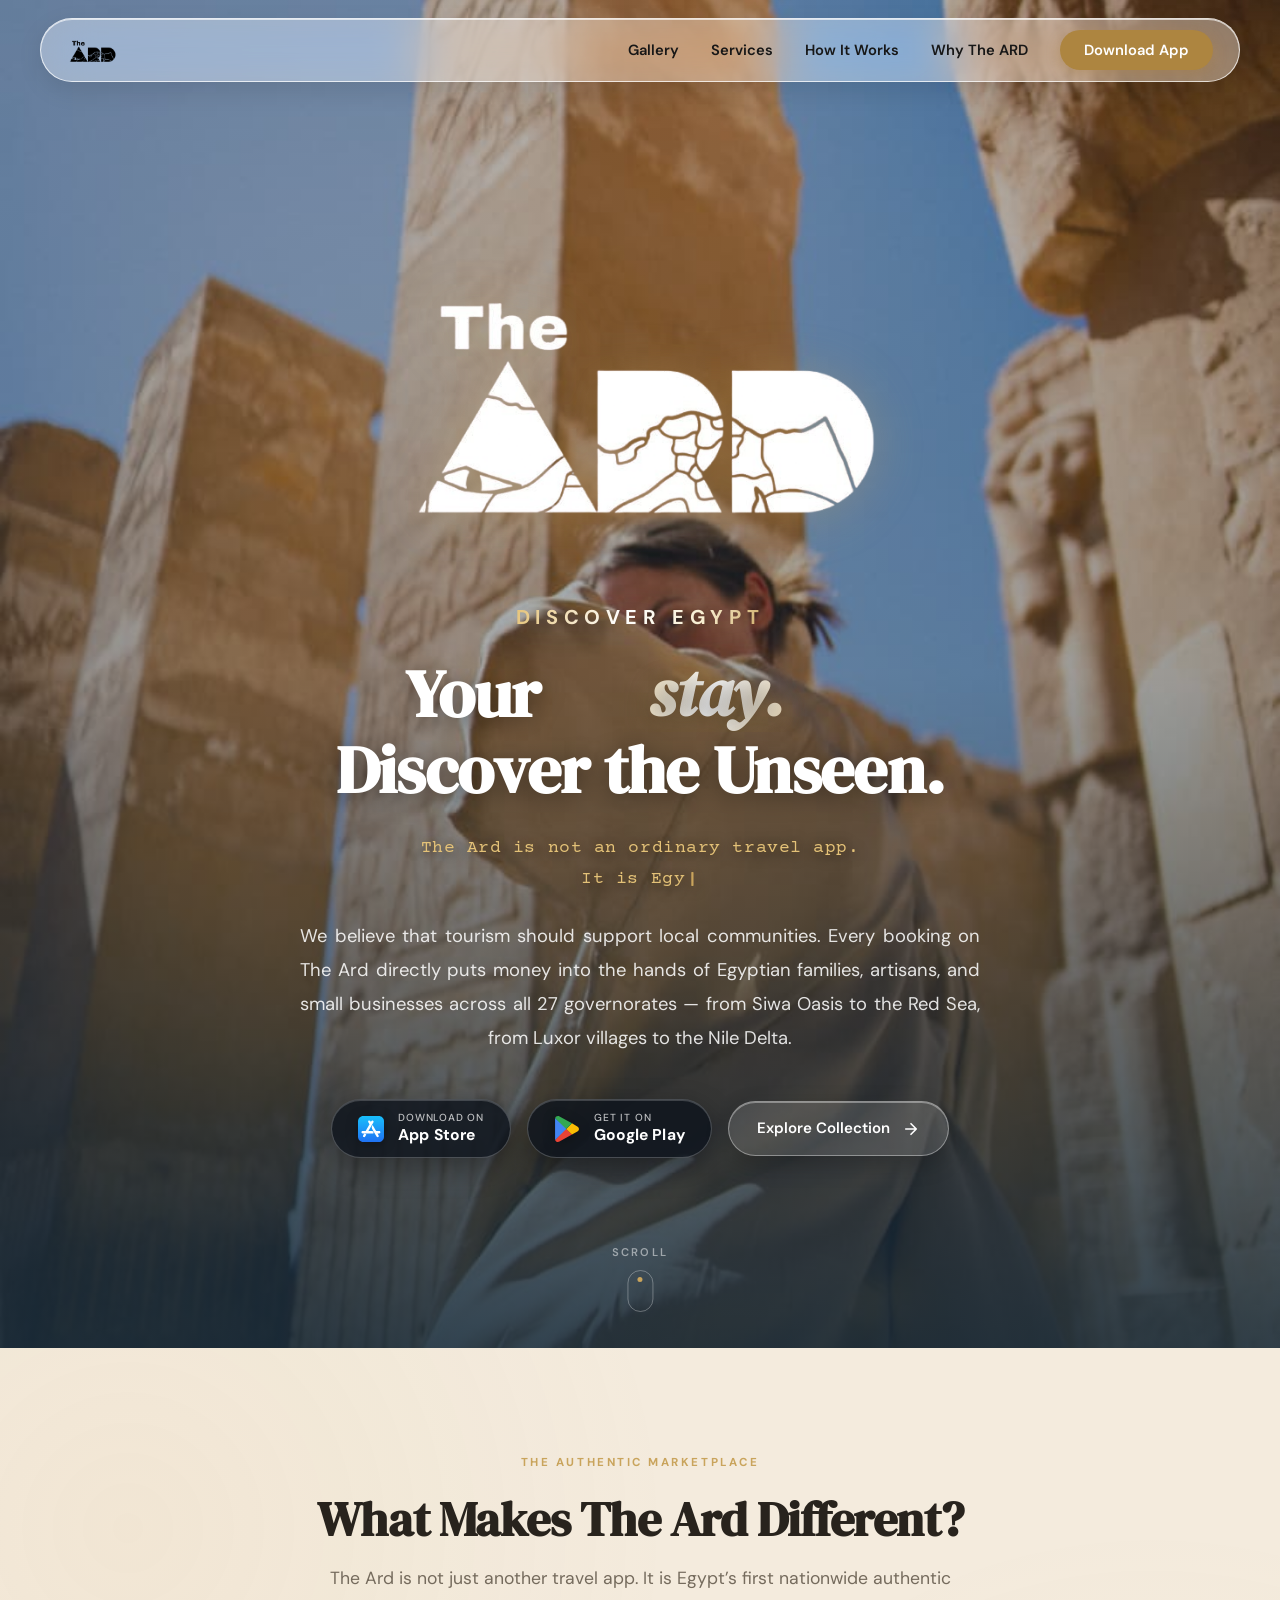
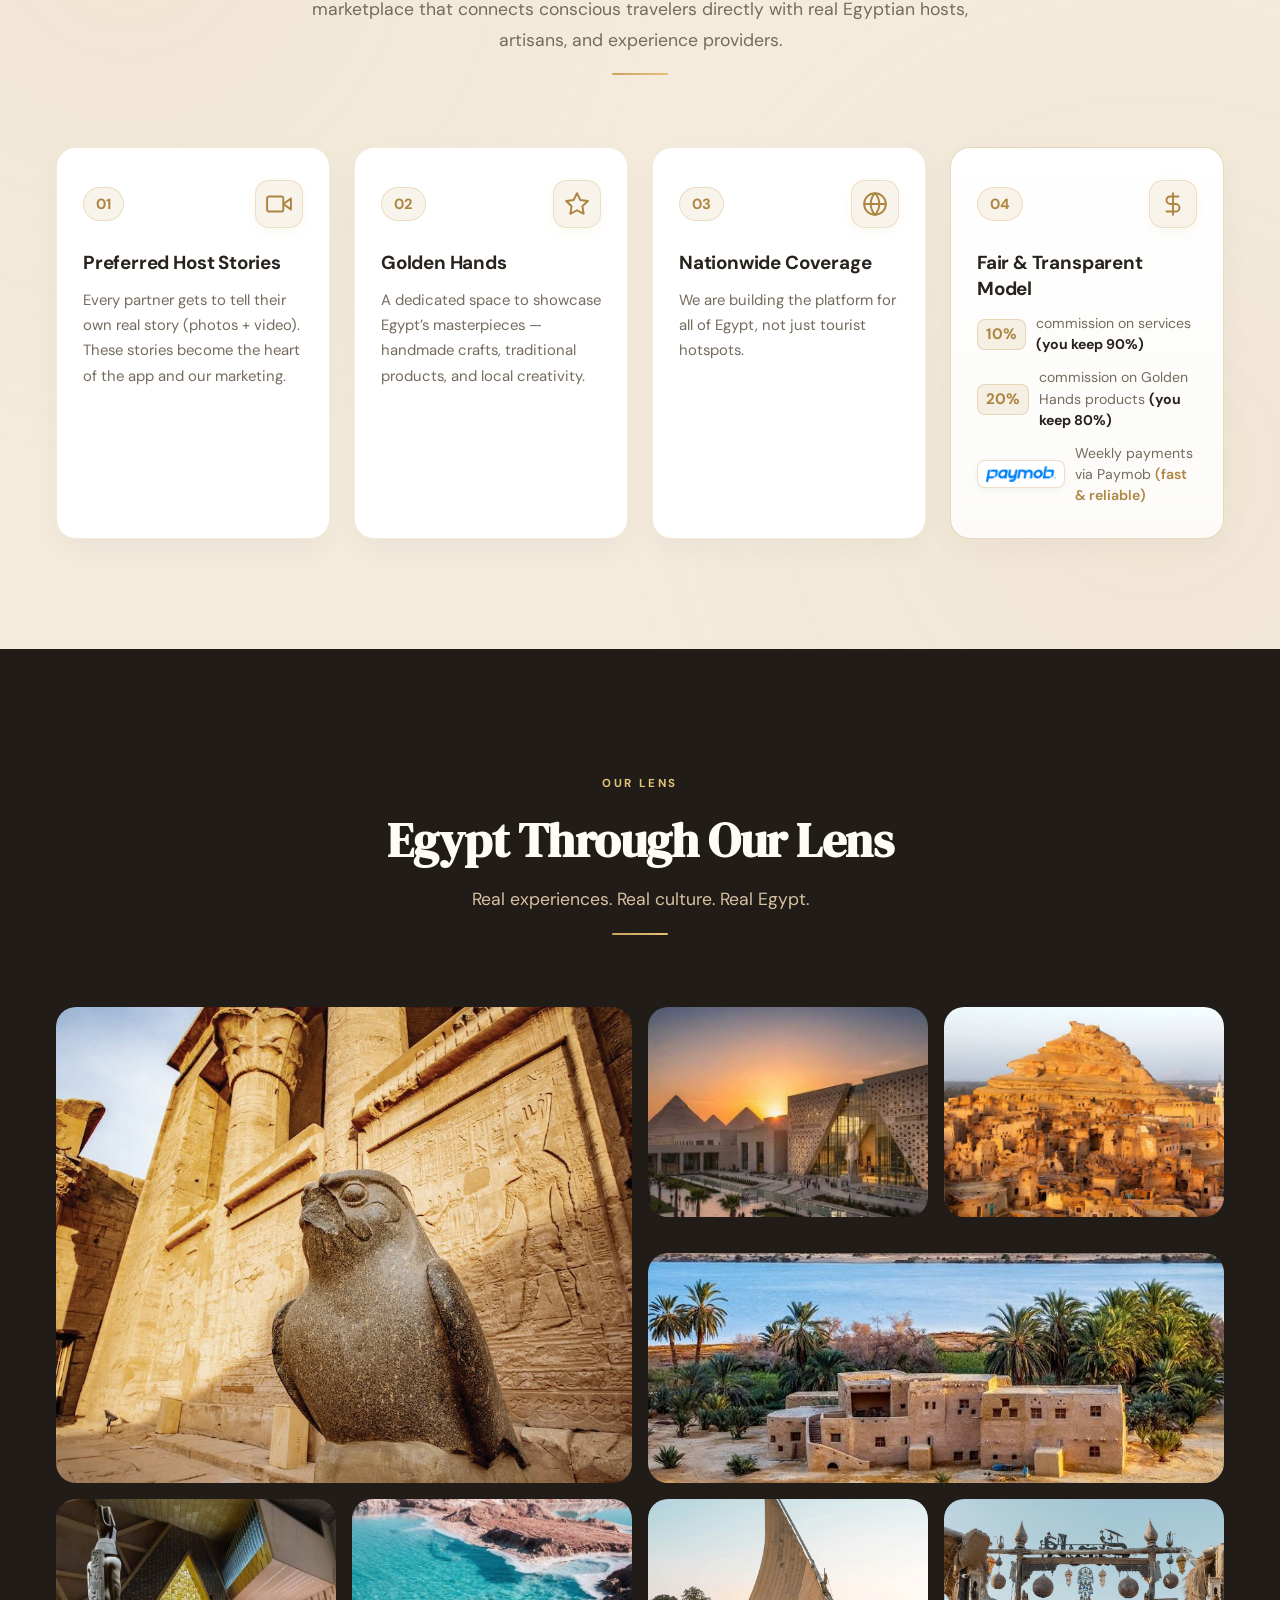
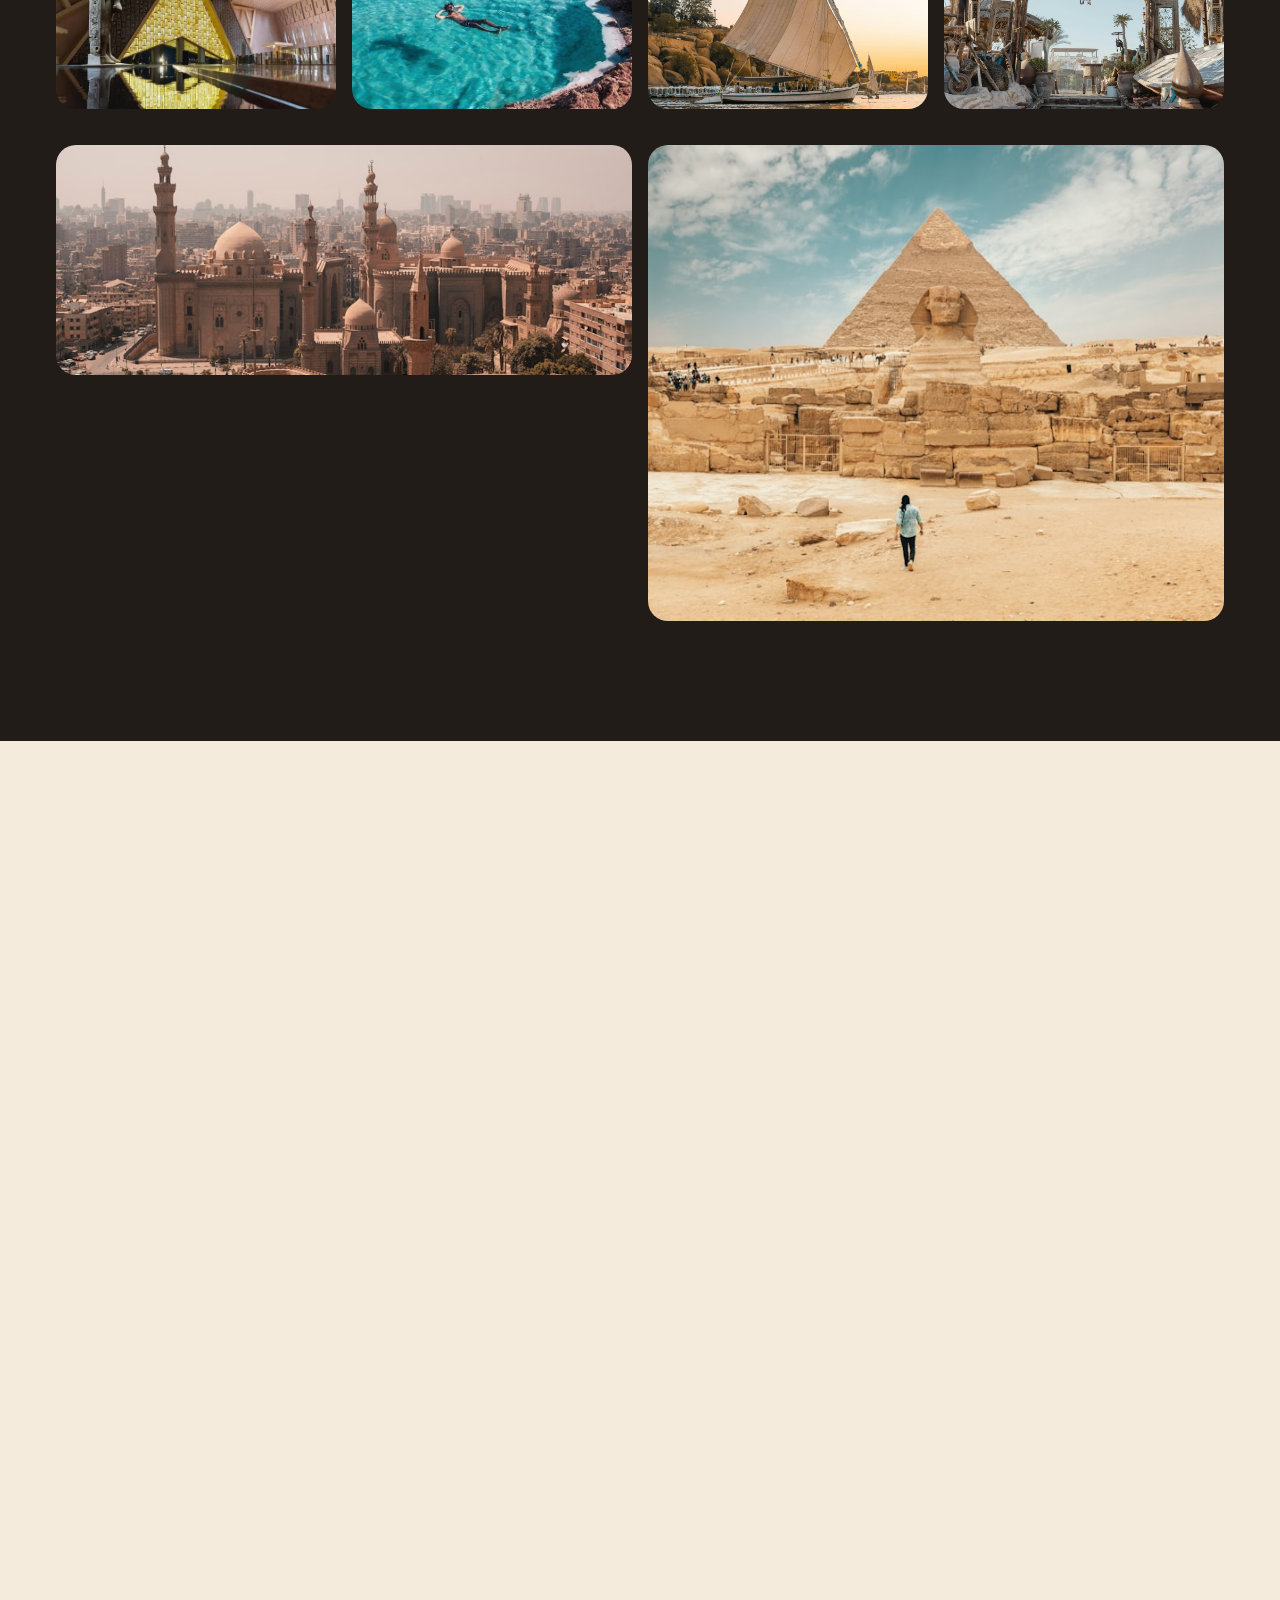
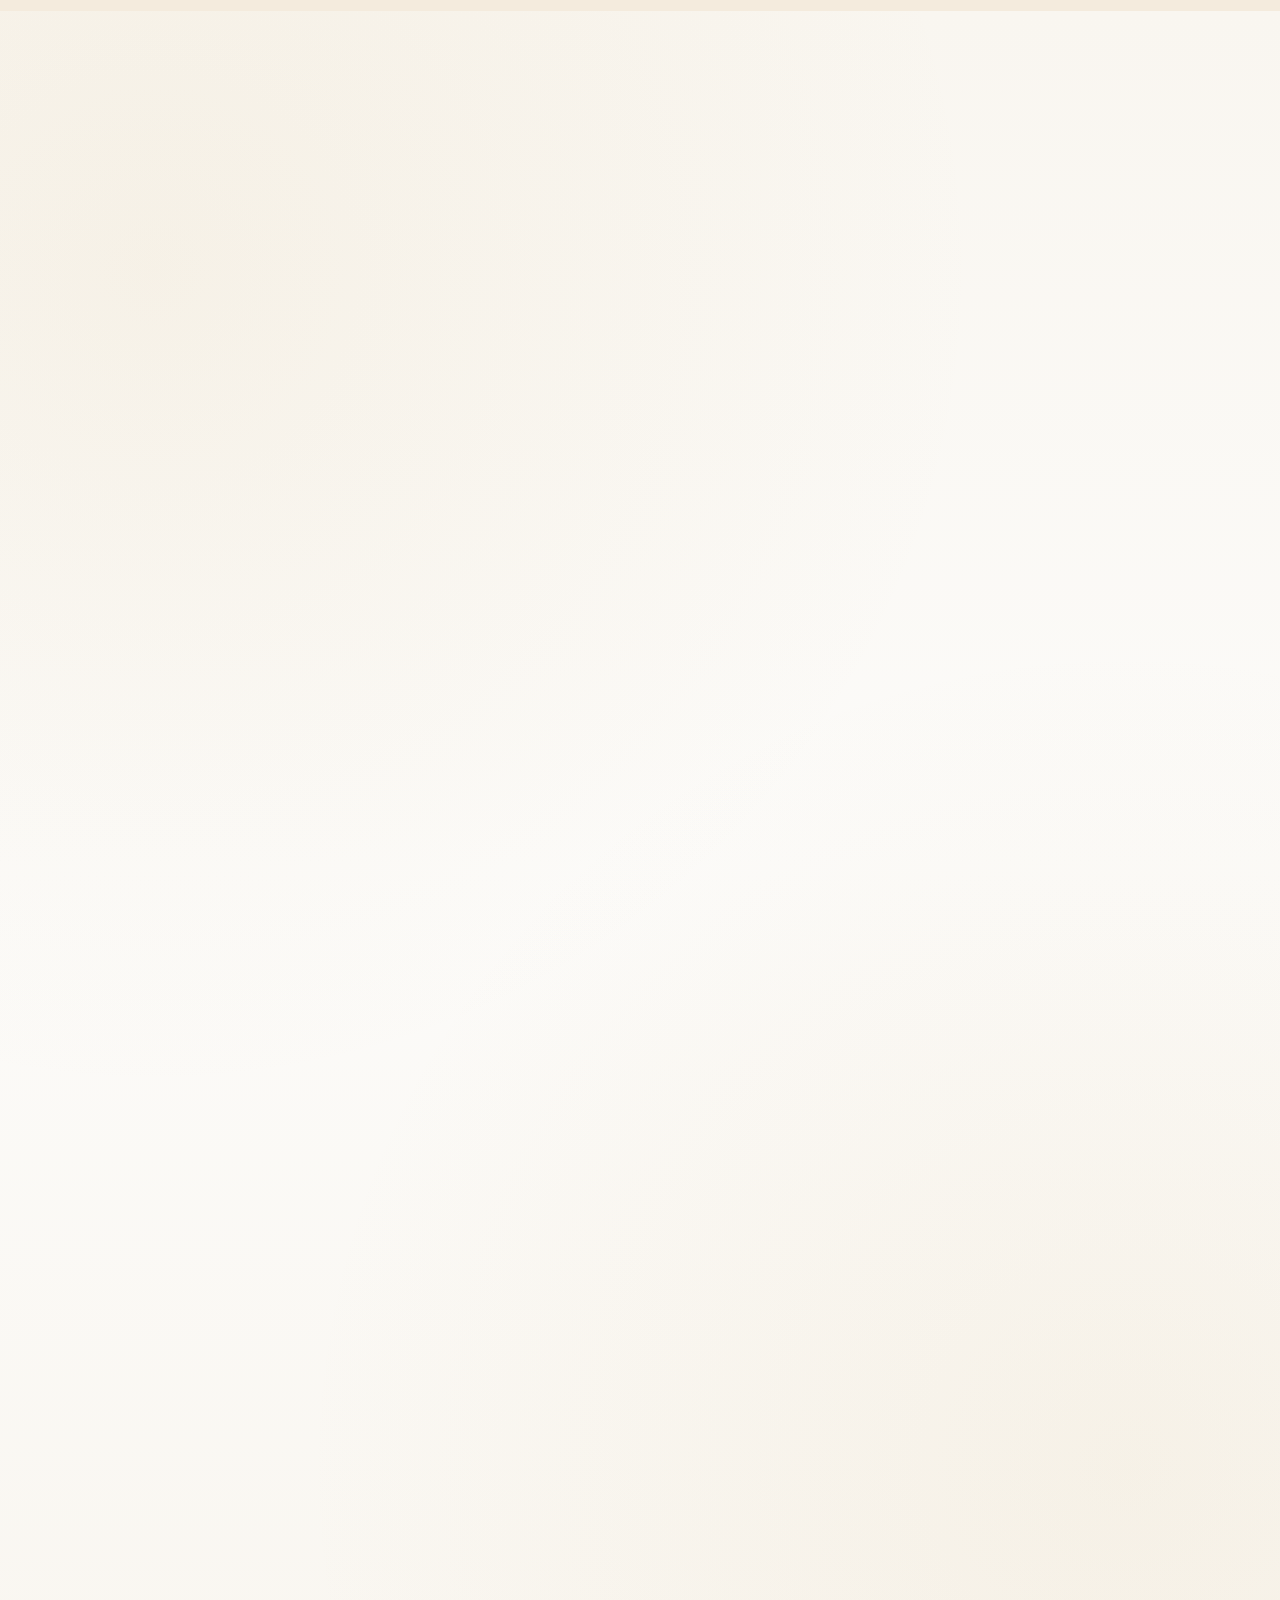
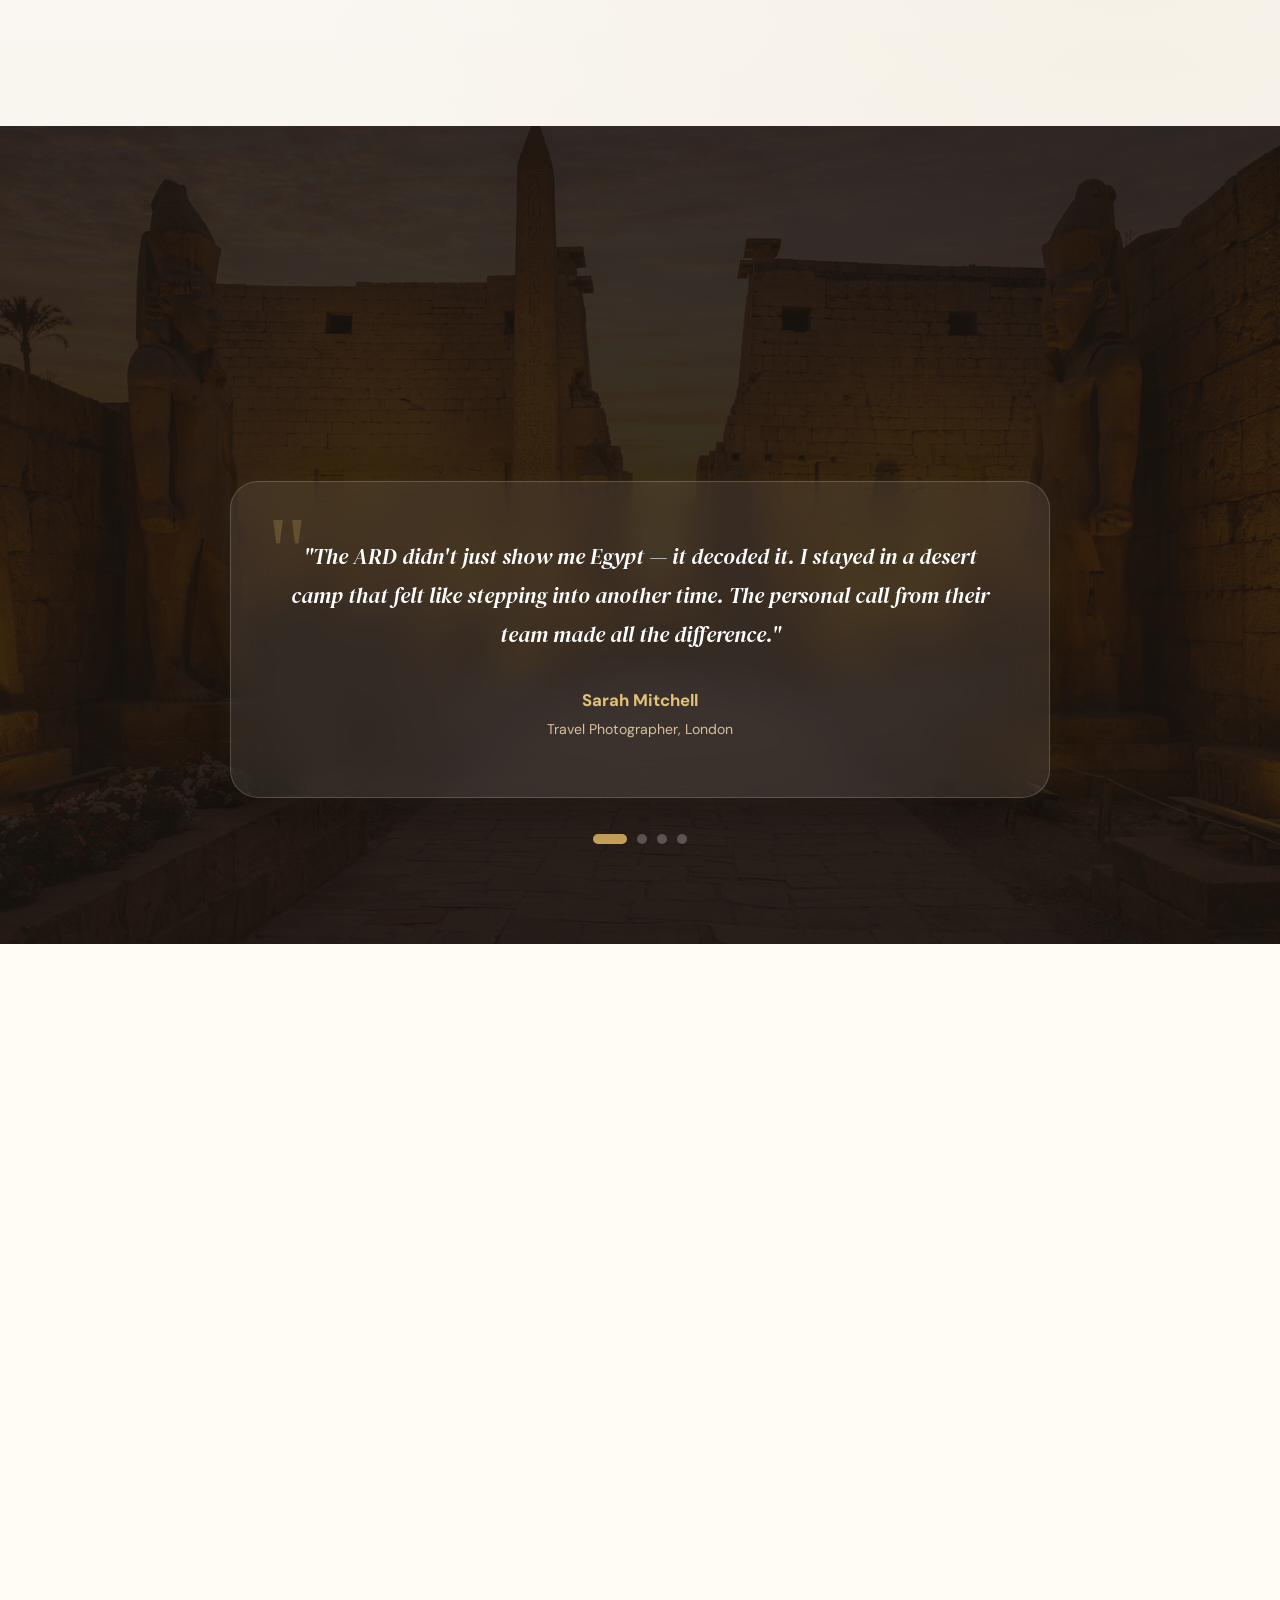
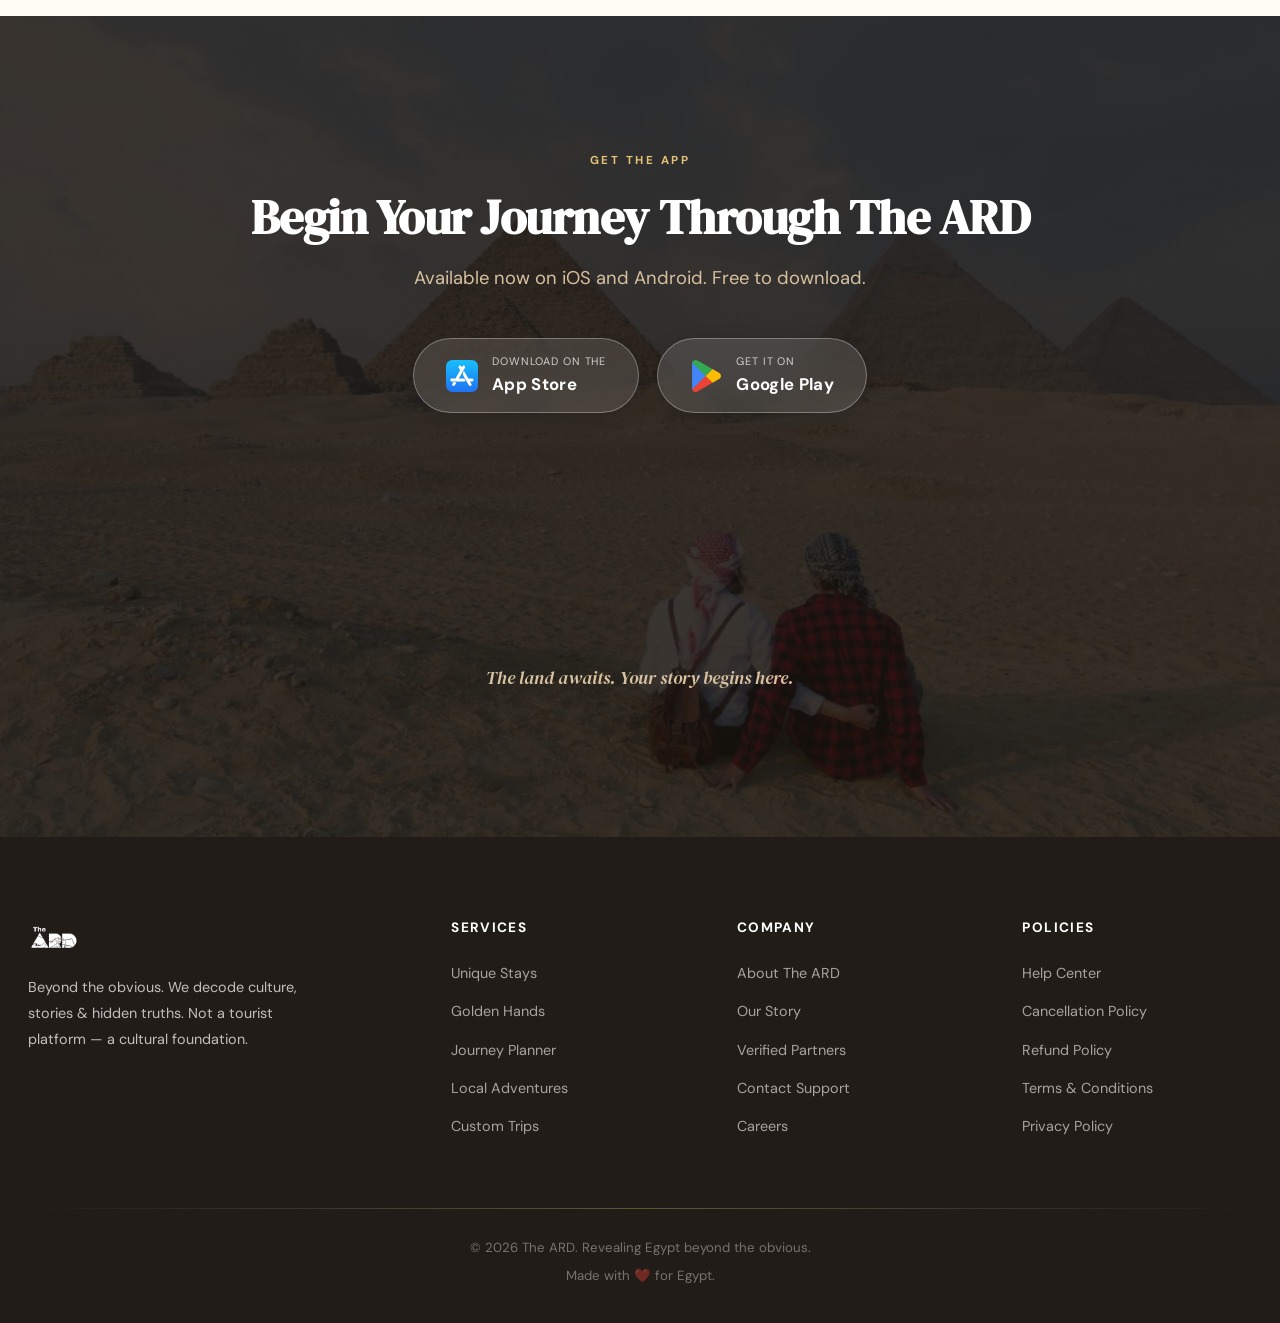
<file: index.html>
<!doctype html>
<html lang="en">
  <head>
    <meta charset="UTF-8" />
    <meta name="viewport" content="width=device-width, initial-scale=1.0" />
    <title>The ARD | Beyond the Obvious — Decode Egypt's Hidden Culture</title>
    <meta
      name="description"
      content="The ARD — Unique stays, golden hands crafts, journey planner, and authentic Egyptian adventures. Verified services, personal support, safe payments."
    />
    <meta name="theme-color" content="#172B3A" />
    <link rel="preconnect" href="https://fonts.googleapis.com" />
    <link rel="preconnect" href="https://fonts.gstatic.com" crossorigin />
    <link
      href="https://fonts.googleapis.com/css2?family=Courier+Prime:ital,wght@0,400;0,700;1,400&display=swap"
      rel="stylesheet"
    />
    <link rel="stylesheet" href="css/style.css" />
  </head>
  <body>
    <!-- ============================================================
     NAVIGATION — Glassmorphism Floating Bar
     ============================================================ -->
    <nav
      id="navbar"
      class="glass-navbar"
      role="navigation"
      aria-label="Main navigation"
    >
      <div class="nav-inner">
        <a href="#" class="nav-logo" aria-label="The ARD Home">
          <img src="./images/logo_black.png" alt="The ARD" />
        </a>

        <ul class="nav-links" role="list">
          <li><a href="#gallery">Gallery</a></li>
          <li><a href="#services">Services</a></li>
          <li><a href="#how-it-works">How It Works</a></li>
          <li><a href="#why">Why The ARD</a></li>
          <li><a href="#download" class="nav-cta">Download App</a></li>
        </ul>

        <button
          class="nav-hamburger"
          id="navHamburger"
          aria-label="Open menu"
          aria-expanded="false"
        >
          <span></span><span></span><span></span>
        </button>
      </div>

      <div class="nav-mobile" id="navMobile" role="list">
        <a href="#gallery" role="listitem">Gallery</a>
        <a href="#services" role="listitem">Services</a>
        <a href="#how-it-works" role="listitem">How It Works</a>
        <a href="#why" role="listitem">Why The ARD</a>
        <a href="#download" role="listitem">Download App</a>
      </div>
    </nav>

    <!-- ============================================================
     HERO — Cinematic photographic full-viewport
     ============================================================ -->
    <section class="hero" aria-label="Hero">
      <div
        class="hero-bg"
        role="img"
        aria-label="The Pyramids of Giza at golden hour"
      ></div>
      <div class="hero-overlay"></div>

      <div class="hero-content">
        <img src="./images/logo.png" alt="The ARD" class="hero-logo" />
        <span class="eyebrow eyebrow-shimmer">Discover Egypt</span>
        <h1
          class="hero-title"
          aria-label="Your stay, craft, journey, or adventure. Discover the Unseen."
        >
          <span class="hero-prefix">Your</span>
          <span class="hero-rotator" aria-hidden="true">
            <span class="rotator-track">
              <span class="rotator-word">stay.</span>
              <span class="rotator-word">craft.</span>
              <span class="rotator-word">journey.</span>
              <span class="rotator-word">adventure.</span>
              <span class="rotator-word">stay.</span>
            </span>
          </span>
          <br />
          <span class="hero-subline">Discover the Unseen.</span>
        </h1>
        <div
          class="hero-typewriter"
          id="heroTypewriter"
          aria-label="The Ard is not an ordinary travel app. It is Egypt’s movement to rebuild tourism the right way."
        >
          <p class="typewriter-line" id="typewriterLine1">
            The Ard is not an ordinary travel app.
          </p>
          <p class="typewriter-line" id="typewriterLine2">
            It is Egypt’s movement to rebuild tourism the right way.
          </p>
        </div>
        <p class="hero-sub">
          We believe that tourism should support local communities. Every
          booking on The Ard directly puts money into the hands of Egyptian
          families, artisans, and small businesses across all 27 governorates —
          from Siwa Oasis to the Red Sea, from Luxor villages to the Nile Delta.
        </p>
        <div class="hero-ctas">
          <a
            href="https://apps.apple.com/us/app/the-ard/id6743180887"
            class="btn-hero-store"
            id="heroAppStore"
            target="_blank"
            rel="noopener"
          >
            <img
              src="./images/app-store.svg"
              alt="App Store"
              class="btn-hero-store-icon"
            />
            <span class="btn-hero-store-text">
              <small>Download on</small>
              <strong>App Store</strong>
            </span>
          </a>
          <a
            href="https://play.google.com/store/apps/details?id=com.thearda"
            class="btn-hero-store"
            id="heroPlayStore"
            target="_blank"
            rel="noopener"
          >
            <img
              src="./images/google-play.svg"
              alt="Google Play"
              class="btn-hero-store-icon"
            />
            <span class="btn-hero-store-text">
              <small>Get it on</small>
              <strong>Google Play</strong>
            </span>
          </a>
          <a href="#services" class="btn-hero-explore" id="heroExplore">
            <span>Explore Collection</span>
            <svg
              class="btn-hero-arrow"
              width="18"
              height="18"
              viewBox="0 0 24 24"
              fill="none"
              stroke="currentColor"
              stroke-width="2.2"
              stroke-linecap="round"
              stroke-linejoin="round"
            >
              <path d="M5 12h14M12 5l7 7-7 7" />
            </svg>
          </a>
        </div>
      </div>

      <div class="scroll-cue" aria-hidden="true">
        <span>Scroll</span>
        <div class="scroll-track"><div class="scroll-thumb"></div></div>
      </div>
    </section>

    <!-- ============================================================
     WHAT MAKES THE ARD DIFFERENT?
     ============================================================ -->
    <section
      id="different"
      class="different-section"
      aria-label="What Makes The Ard Different"
    >
      <div class="container">
        <div class="section-header reveal">
          <span class="eyebrow">The Authentic Marketplace</span>
          <h2>What Makes The Ard Different?</h2>
          <p class="different-lead">
            The Ard is not just another travel app. It is Egypt’s first
            nationwide authentic marketplace that connects conscious travelers
            directly with real Egyptian hosts, artisans, and experience
            providers.
          </p>
          <div class="gold-divider"></div>
        </div>

        <div class="different-grid">
          <!-- Pillar 1: Preferred Host Stories -->
          <div class="different-card reveal">
            <div class="different-card-header">
              <span class="different-badge">01</span>
              <div class="different-icon-wrap" aria-hidden="true">
                <svg
                  viewBox="0 0 24 24"
                  width="26"
                  height="26"
                  fill="none"
                  stroke="currentColor"
                  stroke-width="1.8"
                  stroke-linecap="round"
                  stroke-linejoin="round"
                >
                  <path d="M23 7l-7 5 7 5V7z" />
                  <rect x="1" y="5" width="15" height="14" rx="2" ry="2" />
                </svg>
              </div>
            </div>
            <h3>Preferred Host Stories</h3>
            <p>
              Every partner gets to tell their own real story (photos + video).
              These stories become the heart of the app and our marketing.
            </p>
          </div>

          <!-- Pillar 2: Golden Hands -->
          <div class="different-card reveal">
            <div class="different-card-header">
              <span class="different-badge">02</span>
              <div class="different-icon-wrap" aria-hidden="true">
                <svg
                  viewBox="0 0 24 24"
                  width="26"
                  height="26"
                  fill="none"
                  stroke="currentColor"
                  stroke-width="1.8"
                  stroke-linecap="round"
                  stroke-linejoin="round"
                >
                  <path
                    d="M12 2l3.09 6.26L22 9.27l-5 4.87 1.18 6.88L12 17.77l-6.18 3.25L7 14.14 2 9.27l6.91-1.01L12 2z"
                  />
                </svg>
              </div>
            </div>
            <h3>Golden Hands</h3>
            <p>
              A dedicated space to showcase Egypt’s masterpieces — handmade
              crafts, traditional products, and local creativity.
            </p>
          </div>

          <!-- Pillar 3: Nationwide Coverage -->
          <div class="different-card reveal">
            <div class="different-card-header">
              <span class="different-badge">03</span>
              <div class="different-icon-wrap" aria-hidden="true">
                <svg
                  viewBox="0 0 24 24"
                  width="26"
                  height="26"
                  fill="none"
                  stroke="currentColor"
                  stroke-width="1.8"
                  stroke-linecap="round"
                  stroke-linejoin="round"
                >
                  <circle cx="12" cy="12" r="10" />
                  <line x1="2" y1="12" x2="22" y2="12" />
                  <path
                    d="M12 2a15.3 15.3 0 0 1 4 10 15.3 15.3 0 0 1-4 10 15.3 15.3 0 0 1-4-10 15.3 15.3 0 0 1 4-10z"
                  />
                </svg>
              </div>
            </div>
            <h3>Nationwide Coverage</h3>
            <p>
              We are building the platform for all of Egypt, not just tourist
              hotspots.
            </p>
          </div>

          <!-- Pillar 4: Fair & Transparent Model -->
          <div class="different-card different-card--featured reveal">
            <div class="different-card-header">
              <span class="different-badge">04</span>
              <div class="different-icon-wrap" aria-hidden="true">
                <svg
                  viewBox="0 0 24 24"
                  width="26"
                  height="26"
                  fill="none"
                  stroke="currentColor"
                  stroke-width="1.8"
                  stroke-linecap="round"
                  stroke-linejoin="round"
                >
                  <path
                    d="M12 2v20M17 5H9.5a3.5 3.5 0 0 0 0 7h5a3.5 3.5 0 0 1 0 7H6"
                  />
                </svg>
              </div>
            </div>
            <h3>Fair &amp; Transparent Model</h3>
            <ul class="different-model-list">
              <li>
                <span class="model-rate">10%</span>
                <span class="model-detail"
                  >commission on services <strong>(you keep 90%)</strong></span
                >
              </li>
              <li>
                <span class="model-rate">20%</span>
                <span class="model-detail"
                  >commission on Golden Hands products
                  <strong>(you keep 80%)</strong></span
                >
              </li>
              <li class="paymob-item">
                <div class="paymob-badge">
                  <img
                    src="./images/paymob.jpg"
                    alt="Paymob"
                    class="paymob-img"
                  />
                </div>
                <span class="model-detail"
                  >Weekly payments via Paymob
                  <em>(fast &amp; reliable)</em></span
                >
              </li>
            </ul>
          </div>
        </div>
      </div>
    </section>

    <!-- ============================================================
     GALLERY — Egypt Through Our Lens  (LOCAL IMAGES PRESERVED)
     ============================================================ -->
    <section id="gallery" class="gallery-section" aria-label="Photo Gallery">
      <div class="container">
        <div class="section-header reveal">
          <span class="eyebrow" style="color: var(--gold-light)">Our Lens</span>
          <h2>Egypt Through Our Lens</h2>
          <p>Real experiences. Real culture. Real Egypt.</p>
          <div class="gold-divider"></div>
        </div>

        <div class="gallery-grid">
          <!-- 1: Top-Left Hero Feature (Span 2x2) -->
          <div class="g-item g-item--feature-1 reveal">
            <img
              src="./images/image-5-1.jpg"
              alt="Beyond the Surface — Cultural depth of Egypt"
              loading="lazy"
            />
            <div class="g-overlay">
              <div>
                <span class="g-tag">Culture</span>
                <h3>Beyond the Surface</h3>
              </div>
            </div>
          </div>

          <!-- 2: Row 1, Col 3 -->
          <div class="g-item reveal">
            <img
              src="./images/museum.jpg"
              alt="Grand Egyptian Museum — Antiquities of the World"
              loading="lazy"
            />
            <div class="g-overlay">
              <div>
                <span class="g-tag">Antiquities</span>
                <h3>Grand Egyptian Museum</h3>
              </div>
            </div>
          </div>

          <!-- 3: Row 1, Col 4 -->
          <div class="g-item reveal">
            <img
              src="./images/siwa.jpg"
              alt="Siwa Oasis — Salt lakes and pure sanctuary"
              loading="lazy"
            />
            <div class="g-overlay">
              <div>
                <span class="g-tag">Oasis</span>
                <h3>Siwa Salt Sanctuary</h3>
              </div>
            </div>
          </div>

          <!-- 4: Row 2, Col 3-4 (Span 2 wide) -->
          <div class="g-item g-item--wide-4 reveal">
            <img
              src="./images/siwa2.jpg"
              alt="Shali Fortress — Ancient earthen architecture of Siwa"
              loading="lazy"
            />
            <div class="g-overlay">
              <div>
                <span class="g-tag">Heritage</span>
                <h3>Shali Fortress of Siwa</h3>
              </div>
            </div>
          </div>

          <!-- 5: Row 3, Col 1 -->
          <div class="g-item reveal">
            <img
              src="./images/museum2.jpg"
              alt="Royal Treasures — Pharaonic relics and timeless gold"
              loading="lazy"
            />
            <div class="g-overlay">
              <div>
                <span class="g-tag">Treasures</span>
                <h3>Pharaonic Legacies</h3>
              </div>
            </div>
          </div>

          <!-- 6: Row 3, Col 2 -->
          <div class="g-item reveal">
            <img
              src="./images/siwa3.jpg"
              alt="Cleopatra's Spring — Natural desert healing springs"
              loading="lazy"
            />
            <div class="g-overlay">
              <div>
                <span class="g-tag">Sanctuary</span>
                <h3>Cleopatra’s Oasis Springs</h3>
              </div>
            </div>
          </div>

          <!-- 7: Row 3, Col 3 -->
          <div class="g-item reveal">
            <img
              src="./images/pexels-ozgomz-7566888.jpg"
              alt="Historic Cairo — Timeless minarets and alleyways"
              loading="lazy"
            />
            <div class="g-overlay">
              <div>
                <span class="g-tag">Living Traditions</span>
                <h3>Historic Cairo</h3>
              </div>
            </div>
          </div>

          <!-- 8: Row 3, Col 4 -->
          <div class="g-item reveal">
            <img
              src="./images/pexels-tima-miroshnichenko-6010335.jpg"
              alt="Golden Hands — Bedouin and Egyptian artisans"
              loading="lazy"
            />
            <div class="g-overlay">
              <div>
                <span class="g-tag">Crafts</span>
                <h3>Golden Hands Artisans</h3>
              </div>
            </div>
          </div>

          <!-- 9: Row 4, Col 1-2 (Span 2 wide) -->
          <div class="g-item g-item--wide-9 reveal">
            <img
              src="./images/photo-1572252009286-268acec5ca0a.jpg"
              alt="The Nile at Twilight — Felucca under eternal skies"
              loading="lazy"
            />
            <div class="g-overlay">
              <div>
                <span class="g-tag">Nile</span>
                <h3>Felucca at Twilight</h3>
              </div>
            </div>
          </div>

          <!-- 10: Row 5, Col 1 -->
          <div class="g-item reveal">
            <img
              src="./images/pexels-tima-miroshnichenko-6010288.jpg"
              alt="Sahara Horizon — Golden dunes at dusk"
              loading="lazy"
            />
            <div class="g-overlay">
              <div>
                <span class="g-tag">Adventure</span>
                <h3>Sahara Horizon</h3>
              </div>
            </div>
          </div>

          <!-- 11: Row 5, Col 2 -->
          <div class="g-item reveal">
            <img
              src="./images/photo-1568322445389-f64ac2515020.jpg"
              alt="Great Egypt — Majestic pyramids"
              loading="lazy"
            />
            <div class="g-overlay">
              <div>
                <span class="g-tag">Landscapes</span>
                <h3>The Great Pyramids</h3>
              </div>
            </div>
          </div>

          <!-- 12: Row 4-5, Col 3-4 (Span 2x2 Feature) -->
          <div class="g-item g-item--feature-12 reveal">
            <img
              src="./images/photo-1553913861-c0fddf2619ee.jpg"
              alt="Sacred Temples — Ancient wonders of Luxor"
              loading="lazy"
            />
            <div class="g-overlay">
              <div>
                <span class="g-tag">Wonders</span>
                <h3>Sacred Temples of Luxor</h3>
              </div>
            </div>
          </div>
        </div>
      </div>
    </section>

    <!-- ============================================================
     SERVICES — Four Paths to Egypt's Soul
     ============================================================ -->
    <section id="services" class="services-section" aria-label="Services">
      <div class="container">
        <div class="section-header reveal">
          <span class="eyebrow">What We Offer</span>
          <h2>Four Paths to Egypt's Soul</h2>
          <p>Each service reveals a different truth about the land.</p>
          <div class="gold-divider"></div>
        </div>

        <!-- What We Offer: Interactive Stacked Cards Deck -->
        <div class="offer-stack-wrapper reveal" id="offerStackWrapper">
          <div
            class="offer-stack"
            id="offerStack"
            aria-label="What We Offer — Interactive Experience Cards"
          >
            <!-- Card 1: Unique Stays -->
            <article
              class="offer-card"
              data-pos="0"
              data-index="0"
              role="group"
              aria-label="1 of 4: Unique Stays"
            >
              <div class="offer-thumb">
                <img
                  src="./images/accomodtion2.jpg"
                  alt="Unique Egyptian Stays and Heritage Homes"
                  loading="lazy"
                />
                <span class="offer-badge">Unique Stays</span>
              </div>
              <div class="offer-content">
                <span class="offer-eyebrow">01 / Heritage Living</span>
                <h3 class="offer-title">
                  <a href="#download"
                    >Unique Stays &amp; Sanctuaries
                    <span class="offer-arrow" aria-hidden="true">→</span></a
                  >
                </h3>
                <p class="offer-desc">
                  Architectural wonders, desert eco-lodges, and handpicked
                  heritage homes that offer far more than just a place to sleep.
                </p>
              </div>
              <button
                class="offer-close"
                aria-label="Dismiss and show next offering"
                title="Next Card"
              >
                <svg
                  width="18"
                  height="18"
                  viewBox="0 0 24 24"
                  fill="none"
                  stroke="currentColor"
                  stroke-width="2.2"
                  stroke-linecap="round"
                >
                  <line x1="18" y1="6" x2="6" y2="18"></line>
                  <line x1="6" y1="6" x2="18" y2="18"></line>
                </svg>
              </button>
            </article>

            <!-- Card 2: Journey Planner -->
            <article
              class="offer-card"
              data-pos="1"
              data-index="1"
              role="group"
              aria-label="2 of 4: Journey Planner"
            >
              <div class="offer-thumb">
                <img
                  src="./images/trips2.jpeg"
                  alt="Tailor-made Egyptian Journeys and Trips"
                  loading="lazy"
                />
                <span class="offer-badge">Journey Planner</span>
              </div>
              <div class="offer-content">
                <span class="offer-eyebrow">02 / Tailored Itineraries</span>
                <h3 class="offer-title">
                  <a href="#download"
                    >Custom Egyptian Journeys
                    <span class="offer-arrow" aria-hidden="true">→</span></a
                  >
                </h3>
                <p class="offer-desc">
                  Bespoke travel routes designed by local historians to match
                  your personal pace, cultural curiosity, and travel style.
                </p>
              </div>
              <button
                class="offer-close"
                aria-label="Dismiss and show next offering"
                title="Next Card"
              >
                <svg
                  width="18"
                  height="18"
                  viewBox="0 0 24 24"
                  fill="none"
                  stroke="currentColor"
                  stroke-width="2.2"
                  stroke-linecap="round"
                >
                  <line x1="18" y1="6" x2="6" y2="18"></line>
                  <line x1="6" y1="6" x2="18" y2="18"></line>
                </svg>
              </button>
            </article>

            <!-- Card 3: Local Adventures -->
            <article
              class="offer-card"
              data-pos="2"
              data-index="2"
              role="group"
              aria-label="3 of 4: Local Adventures"
            >
              <div class="offer-thumb">
                <img
                  src="./images/activity2.jpeg"
                  alt="Authentic Local Adventures and Activities in Egypt"
                  loading="lazy"
                />
                <span class="offer-badge">Adventures</span>
              </div>
              <div class="offer-content">
                <span class="offer-eyebrow">03 / Raw Exploration</span>
                <h3 class="offer-title">
                  <a href="#download"
                    >Off-Grid Local Adventures
                    <span class="offer-arrow" aria-hidden="true">→</span></a
                  >
                </h3>
                <p class="offer-desc">
                  Step off the beaten path with immersive encounters, desert
                  trails, and authentic experiences led by people who know the
                  land best.
                </p>
              </div>
              <button
                class="offer-close"
                aria-label="Dismiss and show next offering"
                title="Next Card"
              >
                <svg
                  width="18"
                  height="18"
                  viewBox="0 0 24 24"
                  fill="none"
                  stroke="currentColor"
                  stroke-width="2.2"
                  stroke-linecap="round"
                >
                  <line x1="18" y1="6" x2="6" y2="18"></line>
                  <line x1="6" y1="6" x2="18" y2="18"></line>
                </svg>
              </button>
            </article>

            <!-- Card 4: Golden Hands -->
            <article
              class="offer-card"
              data-pos="hidden"
              data-index="3"
              role="group"
              aria-label="4 of 4: Golden Hands"
            >
              <div class="offer-thumb">
                <img
                  src="./images/crafts.jpg"
                  alt="Golden Hands Master Artisans and Crafts"
                  loading="lazy"
                />
                <span class="offer-badge">Craftsmanship</span>
              </div>
              <div class="offer-content">
                <span class="offer-eyebrow">04 / Master Artisans</span>
                <h3 class="offer-title">
                  <a href="#download"
                    >Golden Hands &amp; Crafts
                    <span class="offer-arrow" aria-hidden="true">→</span></a
                  >
                </h3>
                <p class="offer-desc">
                  Exclusive direct access to master Egyptian craftspeople, stone
                  carvers, and heritage workshops preserving timeless
                  traditions.
                </p>
              </div>
              <button
                class="offer-close"
                aria-label="Dismiss and show next offering"
                title="Next Card"
              >
                <svg
                  width="18"
                  height="18"
                  viewBox="0 0 24 24"
                  fill="none"
                  stroke="currentColor"
                  stroke-width="2.2"
                  stroke-linecap="round"
                >
                  <line x1="18" y1="6" x2="6" y2="18"></line>
                  <line x1="6" y1="6" x2="18" y2="18"></line>
                </svg>
              </button>
            </article>
          </div>

          <!-- Interactive Controls: Progress Indicator Dots & Hint -->
          <div class="offer-stack-controls">
            <div class="offer-dots" id="offerDots" aria-label="Card pagination">
              <button
                class="offer-dot active"
                aria-label="Go to card 1"
              ></button>
              <button class="offer-dot" aria-label="Go to card 2"></button>
              <button class="offer-dot" aria-label="Go to card 3"></button>
              <button class="offer-dot" aria-label="Go to card 4"></button>
            </div>
            <span class="offer-timer-hint"
              >Auto-advances • Tap card or [×] to next</span
            >
          </div>
        </div>
      </div>
    </section>

    <!-- ============================================================
     WHY JOIN THE ARD & ANIMATED TIMELINE
     ============================================================ -->
    <section id="why" class="why-join-section" aria-label="Why Join The ARD">
      <div class="container">
        <!-- Part 1: Why Join The Ard? -->
        <div class="section-header reveal">
          <span class="eyebrow">The ARD Movement</span>
          <h2>Why Join The Ard?</h2>
          <p class="section-lead">Because together we will:</p>
          <div class="gold-divider"></div>
        </div>

        <div class="movement-grid">
          <div class="movement-card reveal">
            <div class="movement-card-top">
              <span class="movement-badge">01</span>
              <div class="movement-icon-wrap" aria-hidden="true">
                <svg
                  viewBox="0 0 24 24"
                  width="26"
                  height="26"
                  fill="none"
                  stroke="currentColor"
                  stroke-width="1.8"
                  stroke-linecap="round"
                  stroke-linejoin="round"
                >
                  <path
                    d="M12 2v20M17 5H9.5a3.5 3.5 0 0 0 0 7h5a3.5 3.5 0 0 1 0 7H6"
                  />
                </svg>
              </div>
            </div>
            <h3>Strengthen Local Economy</h3>
            <p>
              Strengthen the local Egyptian economy by directing tourism revenue
              straight to community businesses, independent guides, and local
              hosts.
            </p>
          </div>

          <div class="movement-card reveal">
            <div class="movement-card-top">
              <span class="movement-badge">02</span>
              <div class="movement-icon-wrap" aria-hidden="true">
                <svg
                  viewBox="0 0 24 24"
                  width="26"
                  height="26"
                  fill="none"
                  stroke="currentColor"
                  stroke-width="1.8"
                  stroke-linecap="round"
                  stroke-linejoin="round"
                >
                  <circle cx="12" cy="12" r="5" />
                  <path
                    d="M12 1v2M12 21v2M4.22 4.22l1.42 1.42M18.36 18.36l1.42 1.42M1 12h2M21 12h2M4.22 19.78l1.42-1.42M18.36 5.64l1.42-1.42"
                  />
                </svg>
              </div>
            </div>
            <h3>Show True Cultural Treasures</h3>
            <p>
              Show the world Egypt’s true cultural treasures, illuminating
              sacred crafts, ancestral stories, and untamed wonders beyond
              tourist traps.
            </p>
          </div>

          <div class="movement-card reveal">
            <div class="movement-card-top">
              <span class="movement-badge">03</span>
              <div class="movement-icon-wrap" aria-hidden="true">
                <svg
                  viewBox="0 0 24 24"
                  width="26"
                  height="26"
                  fill="none"
                  stroke="currentColor"
                  stroke-width="1.8"
                  stroke-linecap="round"
                  stroke-linejoin="round"
                >
                  <path
                    d="M12 2l3.09 6.26L22 9.27l-5 4.87 1.18 6.88L12 17.77l-6.18 3.25L7 14.14 2 9.27l6.91-1.01L12 2z"
                  />
                </svg>
              </div>
            </div>
            <h3>Proud Professional Mentality</h3>
            <p>
              Develop a new, professional, and proud mentality among everyone
              working in tourism — rooted in transparency, mutual respect, and
              world-class craft.
            </p>
          </div>

          <div class="movement-card reveal">
            <div class="movement-card-top">
              <span class="movement-badge">04</span>
              <div class="movement-icon-wrap" aria-hidden="true">
                <svg
                  viewBox="0 0 24 24"
                  width="26"
                  height="26"
                  fill="none"
                  stroke="currentColor"
                  stroke-width="1.8"
                  stroke-linecap="round"
                  stroke-linejoin="round"
                >
                  <path
                    d="M20.84 4.61a5.5 5.5 0 0 0-7.78 0L12 5.67l-1.06-1.06a5.5 5.5 0 0 0-7.78 7.78l1.06 1.06L12 21.23l7.78-7.78 1.06-1.06a5.5 5.5 0 0 0 0-7.78z"
                  />
                </svg>
              </div>
            </div>
            <h3>Sustainable Artisan Income</h3>
            <p>
              Create real, sustainable income for Egyptian families and artisans
              across all 27 governorates — from Siwa Oasis to Nubian Nile
              villages.
            </p>
          </div>
        </div>

        <!-- Manifesto Callout Banner -->
        <div class="movement-opportunity-banner reveal">
          <div class="banner-border-glow"></div>
          <div class="banner-content">
            <span class="eyebrow eyebrow-shimmer">The ARD Calling</span>
            <blockquote class="banner-quote">
              “This is your opportunity to be part of something bigger than just
              selling services.”
            </blockquote>
          </div>
        </div>

        <!-- Part 2: Animated Timeline -->
        <!-- Anchor point for #how-it-works -->
        <div id="how-it-works" class="timeline-anchor" aria-hidden="true"></div>

        <div class="timeline-section-header reveal">
          <span class="eyebrow">Simple Steps. Real Results.</span>
          <h2>Ready to Join the Movement?</h2>
          <p class="section-lead">
            Step into the future of Egyptian tourism in four effortless steps:
          </p>
          <div class="gold-divider"></div>
        </div>

        <div class="animated-timeline reveal">
          <div class="timeline-rail" aria-hidden="true">
            <div class="timeline-rail-progress"></div>
          </div>

          <div class="timeline-steps">
            <!-- Step 1 -->
            <div class="timeline-step" data-step="1">
              <div class="timeline-marker">
                <div class="timeline-node">
                  <span class="node-number">01</span>
                </div>
              </div>
              <div class="timeline-card">
                <span class="timeline-card-pill">Step 01</span>
                <h3>Download The Ard app</h3>
                <p>
                  Get the official app on iOS or Android. Free to install, built
                  for Egypt’s finest hosts and travelers.
                </p>
              </div>
            </div>

            <!-- Step 2 -->
            <div class="timeline-step" data-step="2">
              <div class="timeline-marker">
                <div class="timeline-node">
                  <span class="node-number">02</span>
                </div>
              </div>
              <div class="timeline-card">
                <span class="timeline-card-pill">Step 02</span>
                <h3>Tap “Become a Partner”</h3>
                <p>
                  Open the app and select “Become a Partner” directly from the
                  menu to initiate your onboarding.
                </p>
              </div>
            </div>

            <!-- Step 3 -->
            <div class="timeline-step" data-step="3">
              <div class="timeline-marker">
                <div class="timeline-node">
                  <span class="node-number">03</span>
                </div>
              </div>
              <div class="timeline-card">
                <span class="timeline-card-pill">Step 03</span>
                <h3>Fill the simple form</h3>
                <p>
                  Tell us about your stays, crafts, or local experiences in a
                  fast, streamlined registration.
                </p>
              </div>
            </div>

            <!-- Step 4 -->
            <div class="timeline-step" data-step="4">
              <div class="timeline-marker">
                <div class="timeline-node">
                  <span class="node-number">04</span>
                </div>
              </div>
              <div class="timeline-card">
                <span class="timeline-card-pill">Step 04</span>
                <h3>Personal Welcome &amp; Activation</h3>
                <p>
                  Our team will personally welcome you and activate your
                  dashboard within days.
                </p>
              </div>
            </div>
          </div>
        </div>
      </div>
    </section>

    <!-- ============================================================
     TESTIMONIALS
     ============================================================ -->
    <section class="testimonials-section" aria-label="Traveler Stories">
      <div class="testimonials-bg" aria-hidden="true"></div>
      <div class="testimonials-overlay" aria-hidden="true"></div>
      <div class="container">
        <div class="section-header reveal">
          <span class="eyebrow" style="color: var(--gold-light)"
            >Travelers</span
          >
          <h2>Stories from the Land</h2>
          <p>Real travelers. Real experiences.</p>
          <div class="gold-divider"></div>
        </div>

        <div class="testimonials-track">
          <div class="testimonial active" role="article">
            <span class="quote-mark" aria-hidden="true">"</span>
            <p class="testimonial-text">
              "The ARD didn't just show me Egypt — it decoded it. I stayed in a
              desert camp that felt like stepping into another time. The
              personal call from their team made all the difference."
            </p>
            <p class="testimonial-author">Sarah Mitchell</p>
            <p class="testimonial-role">Travel Photographer, London</p>
          </div>

          <div class="testimonial" role="article">
            <span class="quote-mark" aria-hidden="true">"</span>
            <p class="testimonial-text">
              "I've used many travel apps, but none with this level of human
              touch. They called me, verified everything, and checked in during
              my trip. It felt like having an Egyptian friend guiding me."
            </p>
            <p class="testimonial-author">Ahmed Hassan</p>
            <p class="testimonial-role">Cultural Explorer, Dubai</p>
          </div>

          <div class="testimonial" role="article">
            <span class="quote-mark" aria-hidden="true">"</span>
            <p class="testimonial-text">
              "The Golden Hands marketplace is incredible. I bought handwoven
              textiles directly from the artisan's family. Each piece has a
              story, and I know my money went to the right hands."
            </p>
            <p class="testimonial-author">Maria Santos</p>
            <p class="testimonial-role">Interior Designer, Barcelona</p>
          </div>

          <div class="testimonial" role="article">
            <span class="quote-mark" aria-hidden="true">"</span>
            <p class="testimonial-text">
              "Egypt is not a postcard. It's a handshake. The ARD made me feel
              that from the moment I downloaded the app. Authentic, safe, and
              deeply cultural."
            </p>
            <p class="testimonial-author">James Chen</p>
            <p class="testimonial-role">History Teacher, Singapore</p>
          </div>

          <div
            class="t-dots"
            role="tablist"
            aria-label="Testimonials navigation"
          >
            <button
              class="t-dot active"
              role="tab"
              aria-label="Testimonial 1"
              id="dot0"
            ></button>
            <button
              class="t-dot"
              role="tab"
              aria-label="Testimonial 2"
              id="dot1"
            ></button>
            <button
              class="t-dot"
              role="tab"
              aria-label="Testimonial 3"
              id="dot2"
            ></button>
            <button
              class="t-dot"
              role="tab"
              aria-label="Testimonial 4"
              id="dot3"
            ></button>
          </div>
        </div>
      </div>
    </section>

    <!-- ============================================================
     OUR WORK MENTALITY — Ticket-Style 3D Foundation
     ============================================================ -->
    <section
      id="promises"
      class="promise-section ticket-canvas"
      aria-label="Our Work Mentality"
    >
      <div class="ticket-section">
        <header class="ticket-heading reveal">
          <span class="ticket-eyebrow">Our Work Mentality</span>
          <h2>
            We are not building just a business,
            <span
              >we are developing a new work mentality in the Egyptian tourism
              field:</span
            >
          </h2>
        </header>

        <div class="ticket-grid">
          <!-- Card 1: Quality First -->
          <article class="ticket-wrapper reveal">
            <div class="ticket">
              <span
                class="ticket-notch ticket-notch-left"
                aria-hidden="true"
              ></span>
              <span
                class="ticket-notch ticket-notch-right"
                aria-hidden="true"
              ></span>

              <div class="ticket-content">
                <div class="ticket-icon" aria-hidden="true">
                  <svg
                    width="24"
                    height="24"
                    viewBox="0 0 24 24"
                    fill="none"
                    stroke="currentColor"
                    stroke-width="2"
                    stroke-linecap="round"
                    stroke-linejoin="round"
                  >
                    <polygon
                      points="12 2 15.09 8.26 22 9.27 17 14.14 18.18 21.02 12 17.77 5.82 21.02 7 14.14 2 9.27 8.91 8.26 12 2"
                    ></polygon>
                  </svg>
                </div>

                <h3 class="ticket-title">Quality First</h3>

                <p class="ticket-description">
                  Only genuine, high-standard experiences (no tourist traps).
                </p>
              </div>

              <span class="ticket-number" aria-hidden="true">01</span>
            </div>
          </article>

          <!-- Card 2: Transparency & Fairness -->
          <article class="ticket-wrapper reveal">
            <div class="ticket">
              <span
                class="ticket-notch ticket-notch-left"
                aria-hidden="true"
              ></span>
              <span
                class="ticket-notch ticket-notch-right"
                aria-hidden="true"
              ></span>

              <div class="ticket-content">
                <div class="ticket-icon" aria-hidden="true">
                  <svg
                    width="24"
                    height="24"
                    viewBox="0 0 24 24"
                    fill="none"
                    stroke="currentColor"
                    stroke-width="2"
                    stroke-linecap="round"
                    stroke-linejoin="round"
                  >
                    <line x1="12" y1="3" x2="12" y2="21"></line>
                    <polyline points="3 8 12 4 21 8"></polyline>
                    <path d="M5 8a4 4 0 0 0 8 0H5z"></path>
                    <path d="M15 8a4 4 0 0 0 8 0h-8z"></path>
                  </svg>
                </div>

                <h3 class="ticket-title">Transparency &amp; Fairness</h3>

                <p class="ticket-description">
                  Clear commissions, weekly payments, and full control for
                  partners.
                </p>
              </div>

              <span class="ticket-number" aria-hidden="true">02</span>
            </div>
          </article>

          <!-- Card 3: Community Spirit -->
          <article class="ticket-wrapper reveal">
            <div class="ticket">
              <span
                class="ticket-notch ticket-notch-left"
                aria-hidden="true"
              ></span>
              <span
                class="ticket-notch ticket-notch-right"
                aria-hidden="true"
              ></span>

              <div class="ticket-content">
                <div class="ticket-icon" aria-hidden="true">
                  <svg
                    width="24"
                    height="24"
                    viewBox="0 0 24 24"
                    fill="none"
                    stroke="currentColor"
                    stroke-width="2"
                    stroke-linecap="round"
                    stroke-linejoin="round"
                  >
                    <path d="M17 21v-2a4 4 0 0 0-4-4H5a4 4 0 0 0-4 4v2"></path>
                    <circle cx="9" cy="7" r="4"></circle>
                    <path d="M23 21v-2a4 4 0 0 0-3-3.87"></path>
                    <path d="M16 3.13a4 4 0 0 1 0 7.75"></path>
                  </svg>
                </div>

                <h3 class="ticket-title">Community Spirit</h3>

                <p class="ticket-description">
                  Every booking directly supports Egyptian families and local
                  economies.
                </p>
              </div>

              <span class="ticket-number" aria-hidden="true">03</span>
            </div>
          </article>

          <!-- Card 4: Professional Growth -->
          <article class="ticket-wrapper reveal">
            <div class="ticket">
              <span
                class="ticket-notch ticket-notch-left"
                aria-hidden="true"
              ></span>
              <span
                class="ticket-notch ticket-notch-right"
                aria-hidden="true"
              ></span>

              <div class="ticket-content">
                <div class="ticket-icon" aria-hidden="true">
                  <svg
                    width="24"
                    height="24"
                    viewBox="0 0 24 24"
                    fill="none"
                    stroke="currentColor"
                    stroke-width="2"
                    stroke-linecap="round"
                    stroke-linejoin="round"
                  >
                    <polyline points="23 6 13.5 15.5 8.5 10.5 1 18"></polyline>
                    <polyline points="17 6 23 6 23 12"></polyline>
                  </svg>
                </div>

                <h3 class="ticket-title">Professional Growth</h3>

                <p class="ticket-description">
                  We help partners improve their services, tell their stories
                  professionally, and grow their income.
                </p>
              </div>

              <span class="ticket-number" aria-hidden="true">04</span>
            </div>
          </article>

          <!-- Card 5: Long-term Impact -->
          <article class="ticket-wrapper reveal">
            <div class="ticket">
              <span
                class="ticket-notch ticket-notch-left"
                aria-hidden="true"
              ></span>
              <span
                class="ticket-notch ticket-notch-right"
                aria-hidden="true"
              ></span>

              <div class="ticket-content">
                <div class="ticket-icon" aria-hidden="true">
                  <svg
                    width="24"
                    height="24"
                    viewBox="0 0 24 24"
                    fill="none"
                    stroke="currentColor"
                    stroke-width="2"
                    stroke-linecap="round"
                    stroke-linejoin="round"
                  >
                    <circle cx="12" cy="12" r="10"></circle>
                    <polyline points="12 6 12 12 16 14"></polyline>
                  </svg>
                </div>

                <h3 class="ticket-title">Long-term Impact</h3>

                <p class="ticket-description">
                  We want to raise the standard of tourism in Egypt so that
                  locals, artisans, and small businesses can thrive for
                  generations.
                </p>
              </div>

              <span class="ticket-number" aria-hidden="true">05</span>
            </div>
          </article>
        </div>
      </div>
    </section>

    <!-- ============================================================
     DOWNLOAD / FINAL CTA
     ============================================================ -->
    <section
      id="download"
      class="download-section"
      aria-label="Download The ARD App"
    >
      <div class="download-bg" aria-hidden="true"></div>
      <div class="download-overlay" aria-hidden="true"></div>
      <div class="container">
        <span class="eyebrow" style="color: var(--gold-light)"
          >Get the App</span
        >
        <h2>Begin Your Journey Through The ARD</h2>
        <p>Available now on iOS and Android. Free to download.</p>

        <div class="download-actions">
          <a
            href="https://apps.apple.com/us/app/the-ard/id6743180887"
            class="store-btn"
            id="dlAppStore"
            target="_blank"
            rel="noopener"
            aria-label="Download on App Store"
          >
            <img
              src="./images/app-store.svg"
              alt="App Store"
              class="store-btn-img"
            />
            <span class="store-btn-text">
              <small>Download on the</small>
              <strong>App Store</strong>
            </span>
          </a>
          <a
            href="https://play.google.com/store/apps/details?id=com.thearda"
            class="store-btn"
            id="dlPlayStore"
            target="_blank"
            rel="noopener"
            aria-label="Get it on Google Play"
          >
            <img
              src="./images/google-play.svg"
              alt="Google Play"
              class="store-btn-img"
            />
            <span class="store-btn-text">
              <small>Get it on</small>
              <strong>Google Play</strong>
            </span>
          </a>
        </div>

        <!-- Community Social Connect Strip -->
        <div class="community-socials reveal">
          <p class="community-socials-label">Connect with The ARD Community</p>
          <div class="community-socials-row">
            <a
              href="https://www.instagram.com/theardapp?mdxt=MWN5cXFkcG12MGU0cw==s"
              class="glass-icon-button"
              aria-label="Instagram"
              target="_blank"
              rel="noopener"
              title="Instagram"
            >
              <img src="./images/instagram.svg" alt="Instagram" />
            </a>
            <a
              href="https://www.facebook.com/share/19hNog72QB/"
              class="glass-icon-button"
              aria-label="Facebook"
              target="_blank"
              rel="noopener"
              title="Facebook"
            >
              <img src="./images/facebook.svg" alt="Facebook" />
            </a>
            <a
              href="https://wa.me/+201127306001"
              class="glass-icon-button"
              aria-label="WhatsApp"
              target="_blank"
              rel="noopener"
              title="WhatsApp"
            >
              <img src="./images/whatsapp.svg" alt="WhatsApp" />
            </a>
          </div>
        </div>

        <p class="download-tagline">The land awaits. Your story begins here.</p>
      </div>
    </section>

    <!-- ============================================================
     FOOTER
     ============================================================ -->
    <footer role="contentinfo">
      <div class="footer-grid">
        <div class="footer-brand">
          <img src="./images/logo.png" alt="The ARD" />
          <p>
            Beyond the obvious. We decode culture, stories &amp; hidden truths.
            Not a tourist platform — a cultural foundation.
          </p>
          <!-- <div class="footer-socials">
        <a href="https://instagram.com" class="glass-icon-button" aria-label="Instagram" target="_blank" rel="noopener" title="Instagram">
          <img src="./images/instagram.svg" alt="Instagram">
        </a>
        <a href="https://facebook.com" class="glass-icon-button" aria-label="Facebook" target="_blank" rel="noopener" title="Facebook">
          <img src="./images/facebook.svg" alt="Facebook">
        </a>
        <a href="https://tiktok.com" class="glass-icon-button" aria-label="TikTok" target="_blank" rel="noopener" title="TikTok">
          <img src="./images/tiktok.svg" alt="TikTok">
        </a>
        <a href="https://wa.me/" class="glass-icon-button" aria-label="WhatsApp" target="_blank" rel="noopener" title="WhatsApp">
          <img src="./images/whatsapp.svg" alt="WhatsApp">
        </a>
      </div> -->
        </div>

        <div class="footer-col">
          <h4>Services</h4>
          <ul>
            <li><a href="#services">Unique Stays</a></li>
            <li><a href="#services">Golden Hands</a></li>
            <li><a href="#services">Journey Planner</a></li>
            <li><a href="#services">Local Adventures</a></li>
            <li><a href="#services">Custom Trips</a></li>
          </ul>
        </div>

        <div class="footer-col">
          <h4>Company</h4>
          <ul>
            <li><a href="#">About The ARD</a></li>
            <li><a href="#">Our Story</a></li>
            <li><a href="#">Verified Partners</a></li>
            <li><a href="#">Contact Support</a></li>
            <li><a href="#">Careers</a></li>
          </ul>
        </div>

        <div class="footer-col">
          <h4>Policies</h4>
          <ul>
            <li><a href="#">Help Center</a></li>
            <li><a href="#">Cancellation Policy</a></li>
            <li><a href="#">Refund Policy</a></li>
            <li><a href="#">Terms &amp; Conditions</a></li>
            <li><a href="#">Privacy Policy</a></li>
          </ul>
        </div>
      </div>

      <div class="footer-gold-line"></div>

      <div class="footer-bottom footer-bottom--stacked">
        <span>© 2026 The ARD. Revealing Egypt beyond the obvious.</span>
        <span>Made with ❤️ for Egypt.</span>
      </div>
    </footer>

    <script src="js/main.js"></script>
  </body>
</html>
</file>
<file: css/style.css>
/* ============================================================
   THE ARD - Egyptian Travel Design System
   style.css | Vanilla CSS | No frameworks
   ============================================================ */

/* -- Google Fonts ------------------------------------------ */
@import url("https://fonts.googleapis.com/css2?family=DM+Serif+Display:ital@0;1&family=DM+Sans:wght@300;400;500;600;700&family=Cairo:wght@400;600;700&display=swap");
@import url("https://fonts.googleapis.com/css2?family=Courier+Prime:ital,wght@0,400;0,700;1,400&display=swap");

/* -- CSS Variables ----------------------------------------- */
:root {
  --gold: #c9a45c;
  --gold-dark: #ad8540;
  --gold-light: #e4c278;
  --navy: #172b3a;
  --sandstone: #d7c1a0;
  --papyrus: #f4ebdd;
  --warm-white: #fffcf6;
  --dark-section: #211c18;
  --teal: #3d8c88;
  --text-primary: #28231d;
  --text-secondary: #756b5d;
  --text-muted: #a39585;

  --font-display: "DM Serif Display", Georgia, serif;
  --font-body: "DM Sans", -apple-system, sans-serif;
  --font-arabic: "Cairo", sans-serif;

  --section-py: 120px;
  --container-max: 1340px;
  --container-px: 28px;

  --radius-sm: 8px;
  --radius-md: 12px;
  --radius-lg: 20px;
  --radius-xl: 28px;
  --radius-nav: 999px;

  --shadow-card: 0 8px 40px rgba(23, 43, 58, 0.1);
  --shadow-gold: 0 4px 24px rgba(201, 164, 92, 0.25);
  --shadow-nav:
    0 8px 24px rgba(0, 0, 0, 0.1), inset 0 1px 0 rgba(255, 255, 255, 0.65);

  --ease: cubic-bezier(0.4, 0, 0.2, 1);
}

/* -- Reset ------------------------------------------------- */
*,
*::before,
*::after {
  margin: 0;
  padding: 0;
  box-sizing: border-box;
}
html {
  scroll-behavior: smooth;
}
img {
  display: block;
  max-width: 100%;
}
a {
  text-decoration: none;
}
button {
  cursor: pointer;
  font: inherit;
}
ul {
  list-style: none;
}

/* -- Base -------------------------------------------------- */
body {
  font-family: var(--font-body);
  background: var(--warm-white);
  color: var(--text-primary);
  line-height: 1.65;
  overflow-x: hidden;
  -webkit-font-smoothing: antialiased;
}

h1,
h2,
h3 {
  font-family: var(--font-display);
  letter-spacing: -0.01em;
  line-height: 1.15;
}
h4,
h5,
h6 {
  font-family: var(--font-body);
  font-weight: 600;
}
h1 {
  font-size: clamp(2.6rem, 6vw, 4.8rem);
}
h2 {
  font-size: clamp(2rem, 4vw, 3rem);
}
h3 {
  font-size: clamp(1.25rem, 2.5vw, 1.7rem);
}

.eyebrow {
  display: inline-block;
  font-family: var(--font-body);
  font-size: 0.72rem;
  font-weight: 700;
  letter-spacing: 0.22em;
  text-transform: uppercase;
  color: var(--gold);
  margin-bottom: 20px;
}

/* -- Layout ----------------------------------------------- */
.container {
  max-width: var(--container-max);
  margin-inline: auto;
  padding-inline: var(--container-px);
}

section {
  padding: var(--section-py) var(--container-px);
}

.section-header {
  text-align: center;
  max-width: 680px;
  margin-inline: auto;
  margin-bottom: 72px;
}
.section-header h2 {
  margin-bottom: 16px;
}
.section-header p {
  font-size: 1.1rem;
  color: var(--text-secondary);
  line-height: 1.75;
}

.gold-divider {
  width: 56px;
  height: 2px;
  background: linear-gradient(90deg, var(--gold), var(--gold-light));
  border-radius: 2px;
  margin: 18px auto 0;
}

/* -- Buttons ----------------------------------------------- */
.btn {
  display: inline-flex;
  align-items: center;
  gap: 10px;
  padding: 16px 34px;
  border-radius: 999px;
  font-size: 0.95rem;
  font-weight: 600;
  letter-spacing: 0.01em;
  transition:
    transform 0.3s var(--ease),
    box-shadow 0.3s var(--ease),
    background 0.3s;
  border: 2px solid transparent;
  white-space: nowrap;
}
.btn:hover {
  transform: translateY(-3px);
}

.btn-gold {
  background: linear-gradient(135deg, var(--gold), var(--gold-dark));
  color: var(--dark-section);
  box-shadow: var(--shadow-gold);
}
.btn-gold:hover {
  box-shadow: 0 8px 32px rgba(201, 164, 92, 0.45);
}

.btn-store {
  display: inline-flex;
  align-items: center;
  gap: 12px;
  padding: 14px 28px;
  border-radius: 999px;
  background: linear-gradient(135deg, var(--gold), var(--gold-dark));
  color: #1a1612;
  box-shadow: 0 6px 24px rgba(201, 164, 92, 0.35);
  font-weight: 600;
  font-size: 0.92rem;
  transition:
    transform 0.3s var(--ease),
    box-shadow 0.3s var(--ease),
    filter 0.3s;
  white-space: nowrap;
}
.btn-store:hover {
  transform: translateY(-3px);
  box-shadow: 0 10px 32px rgba(201, 164, 92, 0.5);
  filter: brightness(1.05);
}
.btn-store-icon {
  width: 24px;
  height: 24px;
  object-fit: contain;
  flex-shrink: 0;
}

.btn-outline-white {
  background: rgba(255, 255, 255, 0.06);
  color: #fff;
  border: 1.5px solid rgba(255, 255, 255, 0.55);
  backdrop-filter: blur(10px);
}
.btn-outline-white:hover {
  background: rgba(255, 255, 255, 0.18);
  border-color: rgba(255, 255, 255, 0.85);
}

.btn-dark {
  background: var(--dark-section);
  color: #fff;
}
.btn-dark:hover {
  background: #2e2820;
  box-shadow: 0 8px 28px rgba(0, 0, 0, 0.25);
}

/* ============================================================
   GLASS COMPONENTS: GLASS NAVBAR & GLASS ICON BUTTON
   ============================================================ */
.glass-navbar {
  position: fixed;
  top: 18px;
  left: 50%;
  transform: translateX(-50%);
  width: calc(100% - 56px);
  max-width: 1200px;
  z-index: 1000;

  background: rgba(255, 255, 255, 0.38);

  backdrop-filter: blur(24px) saturate(160%);
  -webkit-backdrop-filter: blur(24px) saturate(160%);

  border: 1px solid rgba(255, 255, 255, 0.75);
  border-radius: 999px;

  box-shadow:
    0 8px 24px rgba(0, 0, 0, 0.1),
    inset 0 1px 0 rgba(255, 255, 255, 0.65);

  padding: 12px 18px;
  transition:
    background 0.4s var(--ease),
    box-shadow 0.4s var(--ease),
    border-color 0.4s;
}

.glass-navbar.scrolled {
  background: rgba(255, 255, 255, 0.72);
  border-color: rgba(255, 255, 255, 0.9);
  box-shadow:
    0 12px 36px rgba(0, 0, 0, 0.14),
    inset 0 1px 0 rgba(255, 255, 255, 0.85);
}

.glass-icon-button {
  width: 60px;
  height: 60px;
  display: flex;
  align-items: center;
  justify-content: center;

  background: rgba(255, 255, 255, 0.3);
  backdrop-filter: blur(22px) saturate(150%);
  -webkit-backdrop-filter: blur(22px) saturate(150%);

  border: 1px solid rgba(255, 255, 255, 0.8);
  border-radius: 50%;

  box-shadow: 0 5px 16px rgba(0, 0, 0, 0.08);
  transition:
    transform 0.3s var(--ease),
    box-shadow 0.3s var(--ease),
    background 0.3s;
  text-decoration: none;
  flex-shrink: 0;
  cursor: pointer;
}

.glass-icon-button:hover {
  transform: translateY(-4px) scale(1.06);
  background: rgba(255, 255, 255, 0.5);
  box-shadow: 0 10px 24px rgba(0, 0, 0, 0.16);
}

.glass-icon-button svg {
  width: 28px;
  height: 28px;
  stroke: #171717;
  stroke-width: 1.7;
  fill: none;
  transition: transform 0.3s var(--ease);
}

.glass-icon-button img {
  width: 36px;
  height: 36px;
  /* object-fit: contain; */
  display: block;
  transition: transform 0.3s var(--ease);
}

.glass-icon-button:hover img,
.glass-icon-button:hover svg {
  transform: scale(1.12);
}

/* -- Nav Inner Elements ------------------------------------ */
.nav-inner {
  display: flex;
  align-items: center;
  justify-content: space-between;
  padding: 0 8px;
}
.nav-logo {
  display: flex;
  align-items: center;
}
.nav-logo img {
  height: 38px;
  width: auto;
  object-fit: contain;
}

.nav-links {
  display: flex;
  gap: 32px;
  align-items: center;
}
.nav-links a {
  color: #171717;
  font-size: 0.92rem;
  font-weight: 600;
  transition: color 0.3s;
  position: relative;
}
.nav-links a::after {
  content: "";
  position: absolute;
  bottom: -4px;
  left: 0;
  width: 0;
  height: 2px;
  background: var(--gold-dark);
  transition: width 0.3s var(--ease);
}
.nav-links a:hover {
  color: var(--gold-dark);
}
.nav-links a:hover::after {
  width: 100%;
}

.nav-cta {
  background: var(--gold-dark) !important;
  color: #ffffff !important;
  padding: 10px 24px;
  border-radius: 999px;
  font-weight: 700;
  font-size: 0.88rem;
  box-shadow: 0 4px 14px rgba(173, 133, 64, 0.35);
  transition:
    background 0.3s,
    transform 0.3s,
    box-shadow 0.3s !important;
}
.nav-cta:hover {
  background: var(--gold) !important;
  transform: translateY(-2px);
  box-shadow: 0 6px 20px rgba(173, 133, 64, 0.5);
}
.nav-cta::after {
  display: none !important;
}

.nav-hamburger {
  display: none;
  flex-direction: column;
  gap: 5px;
  background: none;
  border: none;
  padding: 6px;
}
.nav-hamburger span {
  display: block;
  width: 24px;
  height: 2px;
  background: #171717;
  border-radius: 2px;
  transition:
    transform 0.3s,
    opacity 0.3s;
}
.nav-hamburger.open span:nth-child(1) {
  transform: translateY(7px) rotate(45deg);
}
.nav-hamburger.open span:nth-child(2) {
  opacity: 0;
}
.nav-hamburger.open span:nth-child(3) {
  transform: translateY(-7px) rotate(-45deg);
}

.nav-mobile {
  display: none;
  flex-direction: column;
  padding: 4px 22px 18px;
  margin-top: 2px;
  border-top: 1px solid rgba(0, 0, 0, 0.07);
  background: transparent;
}
.nav-mobile.open {
  display: flex;
  animation: navMobileFade 0.22s var(--ease) forwards;
}
@keyframes navMobileFade {
  from {
    opacity: 0;
    transform: translateY(-4px);
  }
  to {
    opacity: 1;
    transform: translateY(0);
  }
}
.nav-mobile a {
  color: #171717;
  font-size: 0.96rem;
  font-weight: 600;
  padding: 13px 0;
  border-bottom: 1px solid rgba(0, 0, 0, 0.05);
  transition:
    color 0.3s,
    padding-left 0.25s var(--ease);
  letter-spacing: 0.01em;
}
.nav-mobile a:hover {
  color: var(--gold-dark);
  padding-left: 6px;
}
.nav-mobile a:last-child {
  border: none;
}

/* ============================================================
   HERO
   ============================================================ */
.hero {
  min-height: 100vh;
  display: flex;
  align-items: center;
  position: relative;
  overflow: hidden;
  background-color: var(--navy);
}

.hero-bg {
  position: absolute;
  inset: 0;
  background-image: url("../images/image4.jpeg");
  background-size: cover;
  background-position: center 30%;
}

.hero-overlay {
  position: absolute;
  inset: 0;
  background: linear-gradient(
    to top,
    rgba(23, 43, 58, 0.88) 0%,
    rgba(23, 43, 58, 0.38) 50%,
    rgba(33, 28, 24, 0.28) 100%
  );
}

.hero-content {
  position: relative;
  z-index: 10;
  max-width: 780px;
  padding: 85px var(--container-px) 70px;
  margin-inline: auto;
  text-align: center;
  animation: heroFadeUp 1.2s var(--ease) forwards;
  opacity: 0;
}

@keyframes heroFadeUp {
  from {
    opacity: 0;
    transform: translateY(36px);
  }
  to {
    opacity: 1;
    transform: translateY(0);
  }
}
@keyframes fadeIn {
  to {
    opacity: 1;
  }
}

.hero-logo {
  width: 500px;
  margin: 0 auto 16px;
  opacity: 0;
  animation: fadeIn 1s var(--ease) 0.2s forwards;
  filter: drop-shadow(0 4px 24px rgba(201, 164, 92, 0.3));
}

/* -- Shimmer eyebrow ---------------------------------------- */
.eyebrow-shimmer {
  display: inline-block;
  font-family: var(--font-body);
  font-size: 1.25rem;
  font-weight: 700;
  letter-spacing: 0.28em;
  text-transform: uppercase;
  margin-bottom: 20px;
  background: linear-gradient(
    110deg,
    #e5c276 0%,
    #ffffff 22%,
    #f8eed1 38%,
    #c9a45c 52%,
    #ffffff 74%,
    #e5c276 100%
  );
  background-size: 200% auto;
  -webkit-background-clip: text;
  background-clip: text;
  -webkit-text-fill-color: transparent;
  animation:
    heroFadeUp 1.2s var(--ease) 0.35s forwards,
    shimmerText 5s linear 1.2s infinite;
  opacity: 0;
  filter: drop-shadow(0 2px 14px rgba(201, 164, 92, 0.45));
}
@keyframes shimmerText {
  0% {
    background-position: 200% center;
  }
  100% {
    background-position: -200% center;
  }
}

.hero-content h1,
.hero-title {
  color: #fff;
  font-family: var(--font-display);
  font-size: clamp(2.4rem, 5.2vw, 4.2rem);
  line-height: 1.15;
  margin-bottom: 24px;
  text-shadow: 0 4px 24px rgba(0, 0, 0, 0.4);
  opacity: 0;
  animation: heroFadeUp 0.9s var(--ease) 0.5s forwards;
}

.hero-prefix {
  display: inline-block;
  margin-right: 0.12em;
  color: #ffffff;
}

.hero-rotator {
  display: inline-block;
  height: 1.18em;
  line-height: 1.18em;
  overflow: hidden;
  vertical-align: bottom;
  position: relative;
}

.rotator-track {
  display: block;
  animation: ardWordRoll 12s cubic-bezier(0.16, 1, 0.3, 1) infinite;
}

.rotator-word {
  display: block;
  height: 1.18em;
  line-height: 1.18em;
  font-style: italic;
  background: linear-gradient(
    110deg,
    var(--gold-light) 0%,
    #ffffff 25%,
    var(--gold) 55%,
    #fffdf0 75%,
    var(--gold-light) 100%
  );
  background-size: 200% auto;
  -webkit-background-clip: text;
  background-clip: text;
  -webkit-text-fill-color: transparent;
  filter: drop-shadow(0 2px 14px rgba(201, 164, 92, 0.4));
  padding-right: 0.08em;
}

.hero-subline {
  display: inline-block;
  color: #ffffff;
}

/* Seamless forward-rolling 5-word ticker (2.4s per word) */
@keyframes ardWordRoll {
  0%,
  18% {
    transform: translateY(0);
  }
  22%,
  38% {
    transform: translateY(-20%);
  }
  42%,
  58% {
    transform: translateY(-40%);
  }
  62%,
  78% {
    transform: translateY(-60%);
  }
  82%,
  98% {
    transform: translateY(-80%);
  }
  100% {
    transform: translateY(0);
  }
}

@media (prefers-reduced-motion: reduce) {
  .rotator-track {
    animation: none;
  }
  .rotator-word:not(:nth-child(1)) {
    display: none;
  }
}
/* -- Hero Typewriter Effect (Courier Prime) ----------------- */
.hero-typewriter {
  margin: 0 auto 24px;
  max-width: 680px;
  font-family: "Courier Prime", "Courier New", Courier, monospace;
  font-size: clamp(0.92rem, 1.8vw, 1.15rem);
  line-height: 1.68;
  color: var(--gold-light, #e4c278);
  letter-spacing: 0.03em;
  text-align: center;
  text-shadow:
    0 2px 14px rgba(0, 0, 0, 0.7),
    0 0 12px rgba(201, 164, 92, 0.35);
  min-height: 3.4em;
  display: flex;
  flex-direction: column;
  align-items: center;
  justify-content: center;
  opacity: 0;
  animation: heroFadeUp 0.9s var(--ease) 0.65s forwards;
}

.typewriter-line {
  margin: 0;
  min-height: 1.65em;
  display: inline-block;
}

.typewriter-cursor {
  display: inline-block;
  color: var(--gold, #c9a45c);
  font-weight: 700;
  margin-left: 2px;
  animation: twCursorBlink 0.8s step-start infinite;
}

@keyframes twCursorBlink {
  0%,
  50% {
    opacity: 1;
  }
  51%,
  100% {
    opacity: 0;
  }
}

@media (prefers-reduced-motion: reduce) {
  .typewriter-cursor {
    animation: none;
    opacity: 0;
  }
}

.hero-content .hero-sub {
  font-size: clamp(0.98rem, 1.8vw, 1.15rem);
  color: rgba(255, 255, 255, 0.86);
  margin-bottom: 44px;
  line-height: 1.85;
  max-width: 680px;
  margin-inline: auto;
  text-align: justify;
  text-justify: inter-word;
  text-align-last: center;
  opacity: 0;
  animation: heroFadeUp 0.9s var(--ease) 0.75s forwards;
}
.hero-ctas {
  display: flex;
  flex-wrap: wrap;
  gap: 16px;
  justify-content: center;
  align-items: center;
  opacity: 0;
  animation: heroFadeUp 0.9s var(--ease) 1s forwards;
}

/* -- Luxury Hero Store & Explore Buttons ------------------- */
.btn-hero-store {
  display: inline-flex;
  align-items: center;
  gap: 14px;
  padding: 12px 26px;
  border-radius: 999px;
  background: rgba(14, 20, 29, 0.82);
  backdrop-filter: blur(24px) saturate(180%);
  -webkit-backdrop-filter: blur(24px) saturate(180%);
  border: 1px solid rgba(255, 255, 255, 0.22);
  color: #ffffff;
  text-decoration: none;
  box-shadow:
    0 10px 28px rgba(0, 0, 0, 0.35),
    inset 0 1px 0 rgba(255, 255, 255, 0.18);
  transition:
    transform 0.3s var(--ease),
    background 0.3s,
    border-color 0.3s,
    box-shadow 0.3s var(--ease);
}
.btn-hero-store:hover {
  background: rgba(22, 30, 44, 0.95);
  border-color: rgba(255, 255, 255, 0.55);
  transform: translateY(-3px) scale(1.02);
  box-shadow:
    0 14px 36px rgba(0, 0, 0, 0.45),
    0 0 24px rgba(201, 164, 92, 0.25),
    inset 0 1px 0 rgba(255, 255, 255, 0.35);
  color: #ffffff;
}
.btn-hero-store-icon {
  width: 26px;
  height: 26px;
  object-fit: contain;
  flex-shrink: 0;
  filter: drop-shadow(0 2px 6px rgba(0, 0, 0, 0.3));
}
.btn-hero-store-text {
  display: flex;
  flex-direction: column;
  text-align: left;
  line-height: 1.25;
}
.btn-hero-store-text small {
  font-size: 0.64rem;
  letter-spacing: 0.08em;
  text-transform: uppercase;
  color: rgba(255, 255, 255, 0.72);
  font-weight: 500;
}
.btn-hero-store-text strong {
  font-size: 0.98rem;
  font-weight: 700;
  letter-spacing: 0.01em;
  color: #ffffff;
}

.btn-hero-explore {
  display: inline-flex;
  align-items: center;
  gap: 12px;
  padding: 14px 28px;
  border-radius: 999px;
  background: rgba(255, 255, 255, 0.12);
  backdrop-filter: blur(24px) saturate(160%);
  -webkit-backdrop-filter: blur(24px) saturate(160%);
  border: 1.5px solid rgba(255, 255, 255, 0.38);
  color: #ffffff;
  font-weight: 600;
  font-size: 0.94rem;
  text-decoration: none;
  box-shadow:
    0 8px 24px rgba(0, 0, 0, 0.2),
    inset 0 1px 0 rgba(255, 255, 255, 0.35);
  transition:
    transform 0.3s var(--ease),
    background 0.3s,
    border-color 0.3s,
    box-shadow 0.3s var(--ease);
}
.btn-hero-explore:hover {
  background: rgba(255, 255, 255, 0.24);
  border-color: rgba(255, 255, 255, 0.85);
  transform: translateY(-3px) scale(1.02);
  color: #ffffff;
  box-shadow:
    0 12px 32px rgba(0, 0, 0, 0.3),
    inset 0 1px 0 rgba(255, 255, 255, 0.7);
}
.btn-hero-arrow {
  transition: transform 0.3s var(--ease);
}
.btn-hero-explore:hover .btn-hero-arrow {
  transform: translateX(5px);
}

.scroll-cue {
  position: absolute;
  bottom: 36px;
  left: 50%;
  transform: translateX(-50%);
  z-index: 10;
  display: flex;
  flex-direction: column;
  align-items: center;
  gap: 8px;
  opacity: 0;
  animation: fadeIn 1s var(--ease) 1.6s forwards;
}
.scroll-cue span {
  font-size: 0.7rem;
  font-weight: 600;
  letter-spacing: 0.18em;
  text-transform: uppercase;
  color: rgba(255, 255, 255, 0.5);
}
.scroll-track {
  width: 26px;
  height: 42px;
  border: 1.5px solid rgba(255, 255, 255, 0.3);
  border-radius: 14px;
  display: flex;
  align-items: flex-start;
  justify-content: center;
  padding: 6px;
}
.scroll-thumb {
  width: 5px;
  height: 5px;
  background: var(--gold);
  border-radius: 50%;
  animation: thumbBounce 2.2s ease-in-out infinite;
}
@keyframes thumbBounce {
  0%,
  100% {
    transform: translateY(0);
    opacity: 1;
  }
  50% {
    transform: translateY(18px);
    opacity: 0.4;
  }
}

/* ============================================================
   WHAT MAKES THE ARD DIFFERENT?
   ============================================================ */
.different-section {
  padding: 100px var(--container-px) 110px;
  background:
    radial-gradient(
      circle at 10% 20%,
      rgba(201, 164, 92, 0.07) 0%,
      transparent 40%
    ),
    radial-gradient(
      circle at 90% 80%,
      rgba(201, 164, 92, 0.07) 0%,
      transparent 40%
    ),
    var(--papyrus);
  position: relative;
  overflow: hidden;
}

.different-lead {
  max-width: 780px;
  margin: 16px auto 0;
  font-size: 1.12rem;
  line-height: 1.8;
  color: var(--text-secondary);
  text-align: center;
}

.different-grid {
  display: grid;
  grid-template-columns: repeat(4, 1fr);
  gap: 24px;
  max-width: var(--container-max);
  margin: 48px auto 0;
}

.different-card {
  background: #ffffff;
  border-radius: 20px;
  padding: 32px 26px;
  border: 1px solid rgba(201, 164, 92, 0.22);
  box-shadow: 0 10px 30px rgba(11, 25, 44, 0.04);
  display: flex;
  flex-direction: column;
  transition: all 0.35s cubic-bezier(0.16, 1, 0.3, 1);
  position: relative;
}

.different-card:hover {
  transform: translateY(-8px);
  border-color: var(--gold);
  box-shadow:
    0 20px 40px rgba(11, 25, 44, 0.08),
    0 0 24px rgba(201, 164, 92, 0.18);
}

.different-card-header {
  display: flex;
  justify-content: space-between;
  align-items: center;
  margin-bottom: 22px;
}

.different-badge {
  font-family: var(--font-accent);
  font-size: 0.92rem;
  font-weight: 700;
  color: var(--gold-dark);
  background: rgba(201, 164, 92, 0.12);
  border: 1px solid rgba(201, 164, 92, 0.3);
  padding: 4px 12px;
  border-radius: 999px;
}

.different-icon-wrap {
  width: 48px;
  height: 48px;
  border-radius: 14px;
  background: rgba(201, 164, 92, 0.12);
  border: 1px solid rgba(201, 164, 92, 0.28);
  color: var(--gold-dark);
  display: flex;
  align-items: center;
  justify-content: center;
  box-shadow: 0 4px 12px rgba(201, 164, 92, 0.08);
  transition:
    transform 0.35s ease,
    border-color 0.35s ease;
}

.different-card:hover .different-icon-wrap {
  transform: scale(1.08);
  border-color: var(--gold);
}

.different-card h3 {
  font-family: var(--font-body);
  font-size: 1.18rem;
  font-weight: 700;
  color: var(--text-primary);
  margin-bottom: 12px;
  line-height: 1.35;
}

.different-card p {
  color: var(--text-secondary);
  font-size: 0.93rem;
  line-height: 1.7;
  margin: 0;
}

.different-card--featured {
  border-color: rgba(201, 164, 92, 0.4);
  background: linear-gradient(180deg, #ffffff 0%, #fcfbf9 100%);
}

.different-model-list {
  list-style: none;
  padding: 0;
  margin: 0;
  display: flex;
  flex-direction: column;
  gap: 12px;
}

.different-model-list li {
  display: flex;
  align-items: center;
  gap: 10px;
  font-size: 0.88rem;
  line-height: 1.5;
  color: var(--text-primary);
}

.model-rate {
  font-family: var(--font-accent);
  font-weight: 700;
  font-size: 0.95rem;
  color: var(--gold-dark);
  background: rgba(201, 164, 92, 0.15);
  border: 1px solid rgba(201, 164, 92, 0.35);
  padding: 3px 8px;
  border-radius: 8px;
  flex-shrink: 0;
}

.paymob-badge {
  display: inline-flex;
  align-items: center;
  justify-content: center;
  background: #ffffff;
  border: 1px solid rgba(201, 164, 92, 0.35);
  border-radius: 8px;
  padding: 3px 8px;
  height: 28px;
  flex-shrink: 0;
  box-shadow: 0 2px 6px rgba(0, 0, 0, 0.04);
}

.paymob-img {
  height: 16px;
  width: auto;
  object-fit: contain;
  display: block;
}

.model-detail {
  color: var(--text-secondary);
}

.model-detail strong {
  color: var(--text-primary);
}

.model-detail em {
  color: var(--gold-dark);
  font-style: normal;
  font-weight: 600;
}

/* ============================================================
   OUR PROMISE — 3D Ticket-Style Foundation (The ARD Palette)
   ============================================================ */
.ticket-canvas {
  width: 100%;
  position: relative;
  overflow: hidden;
  background: var(--warm-white);
  padding: 80px var(--container-px);
  box-sizing: border-box;
}

.ticket-section {
  width: 100%;
  max-width: var(--container-max);
  margin-inline: auto;

  /* The ARD Signature Brand Colors */
  --t-bg: #f9f4eb;
  --t-accent: var(--gold, #c9a45c);
  --t-accent-dark: var(--gold-dark, #ad8540);
  --t-accent-glow: rgba(201, 164, 92, 0.28);
  --t-text-main: var(--navy, #172b3a);
  --t-text-muted: var(--text-secondary, #756b5d);
  --page-bg: var(--warm-white, #fffcf6);

  color: var(--t-text-main);
}

.ticket-section *,
.ticket-section *::before,
.ticket-section *::after {
  box-sizing: border-box;
}

/* -- Heading ------------------------------------------------ */
.ticket-heading {
  text-align: center;
  margin-bottom: 2.8rem;
}

.ticket-eyebrow {
  display: inline-block;
  margin-bottom: 0.9rem;
  color: var(--gold-dark);
  font-family: var(--font-body);
  font-size: 0.75rem;
  font-weight: 800;
  letter-spacing: 0.22em;
  text-transform: uppercase;
}

.ticket-heading h2 {
  margin: 0 auto;
  max-width: 960px;
  font-family: var(--font-display);
  font-size: clamp(1.55rem, 3vw, 2.3rem);
  font-weight: 800;
  line-height: 1.28;
  letter-spacing: -0.015em;
  color: var(--navy);
}

.ticket-heading h2 span {
  color: var(--gold-dark);
  font-style: italic;
  display: inline;
}

.ticket-heading::after {
  content: "";
  display: block;
  width: 52px;
  height: 2.5px;
  margin: 1.1rem auto 0;
  border-radius: 999px;
  background: linear-gradient(90deg, var(--gold), var(--gold-light));
}

/* -- Ticket Grid -------------------------------------------- */
.ticket-grid {
  display: grid;
  grid-template-columns: repeat(5, minmax(0, 1fr));
  gap: 1.15rem;
  align-items: stretch;
}

/* -- 3D Perspective Wrapper -------------------------------- */
.ticket-wrapper {
  min-width: 0;
  perspective: 1200px;
}

/* -- The 3D Ticket Card (Compact Height) ------------------- */
.ticket {
  --ticket-radius: 1.15rem;
  --ticket-notch: 0.72rem;

  position: relative;
  display: flex;
  flex-direction: column;
  min-height: 235px;
  height: 100%;
  overflow: hidden;
  isolation: isolate;

  padding: 1.5rem 1.45rem 1.35rem;
  color: var(--t-text-main);

  background:
    radial-gradient(
        circle at bottom left,
        transparent var(--ticket-notch),
        var(--t-bg) calc(var(--ticket-notch) + 1px)
      )
      bottom left / 51% 100% no-repeat,
    radial-gradient(
        circle at bottom right,
        transparent var(--ticket-notch),
        var(--t-bg) calc(var(--ticket-notch) + 1px)
      )
      bottom right / 51% 100% no-repeat;

  border: 1px solid rgba(201, 164, 92, 0.3);
  border-radius: var(--ticket-radius);

  box-shadow:
    0 10px 24px -6px rgba(23, 43, 58, 0.07),
    0 3px 8px -2px rgba(0, 0, 0, 0.03),
    inset 0 1px 0 rgba(255, 255, 255, 0.9),
    inset 0 -1px 0 rgba(201, 164, 92, 0.12);

  transform-style: preserve-3d;
  will-change: transform, box-shadow;

  transition:
    transform 0.45s cubic-bezier(0.23, 1, 0.32, 1),
    border-color 0.35s ease,
    box-shadow 0.35s ease,
    background 0.35s ease;
}

/* Subtle micro-grid watermark */
.ticket::before {
  content: "";
  position: absolute;
  inset: 0;
  z-index: -1;
  pointer-events: none;

  background:
    linear-gradient(rgba(201, 164, 92, 0.06) 1px, transparent 1px),
    linear-gradient(90deg, rgba(201, 164, 92, 0.06) 1px, transparent 1px);

  background-size: 18px 18px;
  opacity: 0.65;
  mask-image: linear-gradient(to bottom, black 15%, transparent 90%);
  -webkit-mask-image: linear-gradient(to bottom, black 15%, transparent 90%);
}

/* Diagonal metallic light sweep */
.ticket::after {
  content: "";
  position: absolute;
  inset: 0;
  z-index: 5;
  pointer-events: none;

  background: linear-gradient(
    115deg,
    transparent 35%,
    rgba(255, 255, 255, 0.15) 44%,
    rgba(255, 255, 255, 0.45) 50%,
    rgba(255, 255, 255, 0.15) 56%,
    transparent 65%
  );

  background-size: 250% 250%;
  background-position: 100% 100%;

  transition: background-position 0.65s ease;
}

/* Ticket side cutouts matching section background */
.ticket-notch {
  position: absolute;
  z-index: 4;
  top: 48%;
  width: calc(var(--ticket-notch) * 2);
  height: calc(var(--ticket-notch) * 2);
  border-radius: 50%;

  background: var(--page-bg, #fffcf6);
  border: 1px solid rgba(201, 164, 92, 0.32);
  box-shadow: inset 0 2px 4px rgba(0, 0, 0, 0.05);
}

.ticket-notch-left {
  left: calc(var(--ticket-notch) * -1);
}

.ticket-notch-right {
  right: calc(var(--ticket-notch) * -1);
}

/* 3D Card Content Layer */
.ticket-content {
  position: relative;
  z-index: 2;
  display: flex;
  flex-direction: column;
  flex: 1;
  transform-style: preserve-3d;
}

/* 3D Icon Box (Compact) */
.ticket-icon {
  display: flex;
  align-items: center;
  justify-content: center;

  width: 2.75rem;
  height: 2.75rem;
  margin-bottom: 0.85rem;

  color: var(--gold-dark);
  background: #ffffff;

  border: 1px solid rgba(201, 164, 92, 0.35);
  border-radius: 0.8rem;

  box-shadow: 0 3px 10px rgba(201, 164, 92, 0.15);
  transform: translateZ(20px);
  transition:
    transform 0.38s var(--ease),
    box-shadow 0.38s var(--ease),
    background 0.3s,
    color 0.3s;
}

.ticket-icon svg {
  width: 1.35rem;
  height: 1.35rem;
  stroke: currentColor;
}

.ticket-title {
  margin: 0 0 0.45rem;
  font-family: var(--font-body);
  font-size: 1.12rem;
  font-weight: 700;
  line-height: 1.3;
  color: var(--navy);
  letter-spacing: -0.01em;
  transform: translateZ(16px);
}

.ticket-description {
  margin: 0;
  font-family: var(--font-body);
  font-size: 0.88rem;
  line-height: 1.58;
  color: var(--text-secondary);
  transform: translateZ(10px);
  padding-right: 3.2rem;
}

/* Numbered ticket stub (Only element remaining) */
.ticket-number {
  position: absolute;
  right: 0;
  bottom: 0;
  z-index: 3;

  display: flex;
  align-items: center;
  justify-content: center;

  min-width: 3.1rem;
  min-height: 2.8rem;
  padding: 0.35rem 0.55rem;

  color: var(--navy);
  font-family: var(--font-display);
  font-size: 1.18rem;
  font-weight: 800;

  border-top: 1.5px dashed rgba(201, 164, 92, 0.42);
  border-left: 1.5px dashed rgba(201, 164, 92, 0.42);
  border-top-left-radius: 0.8rem;
  background: rgba(244, 235, 221, 0.7);

  transform: translateZ(18px);
  transition:
    transform 0.35s ease,
    background 0.35s ease,
    color 0.35s ease,
    border-color 0.35s ease;
}

/* -- 3D Hover & Lighting Effects --------------------------- */
@media (hover: hover) and (pointer: fine) {
  .ticket-wrapper:hover .ticket {
    transform: translateY(-6px) rotateX(3deg) rotateY(-4deg) translateZ(8px);
    border-color: var(--gold);

    box-shadow:
      0 20px 38px -8px rgba(23, 43, 58, 0.12),
      0 8px 18px -4px rgba(201, 164, 92, 0.18),
      0 0 20px rgba(201, 164, 92, 0.12),
      inset 0 1px 0 rgba(255, 255, 255, 1);
  }

  .ticket-wrapper:hover .ticket::after {
    background-position: 0% 0%;
  }

  .ticket-wrapper:hover .ticket-icon {
    transform: translateZ(28px) scale(1.06);
    background: var(--gold);
    color: #ffffff;
    border-color: var(--gold);
    box-shadow: 0 6px 18px rgba(201, 164, 92, 0.32);
  }

  .ticket-wrapper:hover .ticket-number {
    transform: translateZ(22px);
    background: var(--navy);
    color: var(--gold-light);
    border-color: var(--gold);
  }
}

/* Medium Screens */
@media (max-width: 1200px) {
  .ticket-grid {
    grid-template-columns: repeat(3, minmax(0, 1fr));
    gap: 1.15rem;
  }
}

/* Tablet */
@media (max-width: 820px) {
  .ticket-grid {
    grid-template-columns: repeat(2, minmax(0, 1fr));
    gap: 1rem;
  }

  .ticket {
    min-height: 220px;
  }

  .ticket-heading {
    margin-bottom: 2.2rem;
  }
}

/* Mobile */
@media (max-width: 600px) {
  .ticket-canvas {
    padding: 3rem 1rem;
  }

  .ticket-grid {
    grid-template-columns: minmax(0, 1fr);
    gap: 1rem;
  }

  .ticket {
    min-height: auto;
    padding: 1.35rem 1.25rem 1.25rem;
  }

  .ticket-heading {
    margin-bottom: 1.8rem;
  }

  .ticket-heading h2 {
    font-size: clamp(1.7rem, 7vw, 2.2rem);
  }

  .ticket-description {
    padding-right: 3rem;
  }
}

/* Accessibility: Reduced Motion */
@media (prefers-reduced-motion: reduce) {
  .ticket,
  .ticket::after,
  .ticket-icon,
  .ticket-number {
    transition: none !important;
  }

  .ticket-wrapper:hover .ticket {
    transform: none;
  }
}

/* ============================================================
   GALLERY - Egypt Through Our Lens (LOCAL IMAGES)
   ============================================================ */
.gallery-section {
  background: var(--dark-section);
}
.gallery-section .section-header h2 {
  color: var(--warm-white);
}
.gallery-section .section-header p {
  color: var(--sandstone);
}

.gallery-grid {
  display: grid;
  grid-template-columns: repeat(4, 1fr);
  grid-auto-rows: 230px;
  gap: 16px;
  max-width: var(--container-max);
  margin-inline: auto;
}

/* Feature 1 (Top-Left 2x2) */
.gallery-grid .g-item--feature-1 {
  grid-column: 1 / span 2;
  grid-row: 1 / span 2;
  aspect-ratio: unset;
  min-height: unset;
}

/* Item 4 (Row 2, Right side wide) */
.gallery-grid .g-item--wide-4 {
  grid-column: 3 / span 2;
  grid-row: 2;
  aspect-ratio: unset;
}

/* Row 3: Items 5, 6, 7, 8 */
.gallery-grid .g-item:nth-child(5) {
  grid-column: 1;
  grid-row: 3;
}
.gallery-grid .g-item:nth-child(6) {
  grid-column: 2;
  grid-row: 3;
}
.gallery-grid .g-item:nth-child(7) {
  grid-column: 3;
  grid-row: 3;
}
.gallery-grid .g-item:nth-child(8) {
  grid-column: 4;
  grid-row: 3;
}

/* Item 9 (Row 4, Left side wide) */
.gallery-grid .g-item--wide-9 {
  grid-column: 1 / span 2;
  grid-row: 4;
  aspect-ratio: unset;
}

/* Items 10 & 11 (Row 5, Left side single cols) */
.gallery-grid .g-item:nth-child(10) {
  grid-column: 1;
  grid-row: 5;
}
.gallery-grid .g-item:nth-child(11) {
  grid-column: 2;
  grid-row: 5;
}

/* Feature 12 (Bottom-Right 2x2) */
.gallery-grid .g-item--feature-12 {
  grid-column: 3 / span 2;
  grid-row: 4 / span 2;
  aspect-ratio: unset;
  min-height: unset;
}

.g-item {
  position: relative;
  border-radius: var(--radius-lg);
  overflow: hidden;
  cursor: pointer;
  aspect-ratio: 4/3;
}
.g-item img {
  width: 100%;
  height: 100%;
  object-fit: cover;
  transition: transform 0.6s var(--ease);
}
.g-item:hover img {
  transform: scale(1.07);
}

.g-overlay {
  position: absolute;
  inset: 0;
  background: linear-gradient(
    to top,
    rgba(23, 43, 58, 0.85) 0%,
    transparent 55%
  );
  display: flex;
  align-items: flex-end;
  padding: 22px 20px;
  opacity: 0;
  transition: opacity 0.4s;
}
.g-item:hover .g-overlay {
  opacity: 1;
}
.g-overlay h3 {
  color: #fff;
  font-family: var(--font-body);
  font-size: 0.95rem;
  font-weight: 600;
}
.g-tag {
  font-size: 0.68rem;
  letter-spacing: 0.15em;
  text-transform: uppercase;
  color: var(--gold-light);
  display: block;
  margin-bottom: 3px;
}

/* ============================================================
   SERVICES
   ============================================================ */
/* ============================================================
   SERVICES — Interactive Stacked Cards Deck
   ============================================================ */
.services-section {
  background: var(--papyrus);
  overflow: hidden;
}

.offer-stack-wrapper {
  max-width: 840px;
  margin: 36px auto 0;
  padding: 16px 16px 40px;
  perspective: 1200px;
}

.offer-stack {
  position: relative;
  width: 100%;
  min-height: 270px;
}

/* -- The Stacked Card -------------------------------------- */
.offer-card {
  position: absolute;
  inset: 0;
  display: flex;
  align-items: center;
  gap: 28px;
  padding: 24px 28px;
  background: #ffffff;
  border-radius: 30px;
  border: 1px solid rgba(201, 164, 92, 0.24);
  box-shadow:
    0 20px 48px rgba(23, 43, 58, 0.12),
    0 4px 12px rgba(0, 0, 0, 0.04);
  transition:
    transform 0.52s cubic-bezier(0.22, 1, 0.36, 1),
    opacity 0.45s ease,
    box-shadow 0.35s ease,
    background 0.35s ease;
  user-select: none;
  cursor: pointer;
}

/* Position 0 — Front Active Card */
.offer-card[data-pos="0"] {
  transform: translate(0, 0) rotate(-3deg) scale(1);
  z-index: 4;
  opacity: 1;
  pointer-events: auto;
}
.offer-card[data-pos="0"]:hover {
  transform: translate(0, -6px) rotate(-2deg) scale(1.01);
  box-shadow:
    0 28px 56px rgba(23, 43, 58, 0.18),
    0 0 24px rgba(201, 164, 92, 0.15);
}

/* Position 1 — Mid Card Peeking Out */
.offer-card[data-pos="1"] {
  transform: translate(14px, 16px) rotate(-1.5deg) scale(0.96);
  z-index: 3;
  opacity: 0.92;
  background: #fbf7ee;
  pointer-events: auto;
  cursor: pointer;
}
.offer-card[data-pos="1"] a,
.offer-card[data-pos="1"] .offer-close {
  pointer-events: none;
}

/* Position 2 — Rear Card */
.offer-card[data-pos="2"] {
  transform: translate(28px, 32px) rotate(0.8deg) scale(0.92);
  z-index: 2;
  opacity: 0.8;
  background: #f3ebd7;
  pointer-events: auto;
  cursor: pointer;
}
.offer-card[data-pos="2"] a,
.offer-card[data-pos="2"] .offer-close {
  pointer-events: none;
}

/* Position 3+ — Hidden Reserve */
.offer-card[data-pos="3"],
.offer-card[data-pos="hidden"] {
  transform: translate(40px, 44px) rotate(0deg) scale(0.88);
  z-index: 1;
  opacity: 0;
  pointer-events: none;
}

/* Dismiss Animation (Swiping Away) */
.offer-card.dismissing {
  transform: translate(-120px, -35px) rotate(-14deg) scale(0.88) !important;
  opacity: 0 !important;
  pointer-events: none;
}

/* -- Thumbnail & Badges ------------------------------------ */
.offer-thumb {
  position: relative;
  width: 210px;
  height: 210px;
  flex-shrink: 0;
  border-radius: 20px;
  overflow: hidden;
  box-shadow: 0 6px 18px rgba(0, 0, 0, 0.12);
}
.offer-thumb img {
  width: 100%;
  height: 100%;
  object-fit: cover;
  transition: transform 0.6s var(--ease);
}
.offer-card:hover .offer-thumb img {
  transform: scale(1.08);
}
.offer-badge {
  position: absolute;
  bottom: 10px;
  left: 10px;
  background: rgba(14, 20, 29, 0.82);
  backdrop-filter: blur(12px);
  -webkit-backdrop-filter: blur(12px);
  color: #fff;
  font-size: 0.72rem;
  font-weight: 700;
  letter-spacing: 0.08em;
  text-transform: uppercase;
  padding: 4px 10px;
  border-radius: 999px;
  border: 1px solid rgba(255, 255, 255, 0.2);
}

/* -- Content Text ------------------------------------------ */
.offer-content {
  flex: 1;
  text-align: left;
  padding-right: 36px;
}
.offer-eyebrow {
  display: block;
  font-size: 0.76rem;
  font-weight: 700;
  letter-spacing: 0.16em;
  text-transform: uppercase;
  color: var(--gold-dark);
  margin-bottom: 6px;
}
.offer-title {
  font-family: var(--font-display);
  font-size: 1.55rem;
  line-height: 1.25;
  margin: 0 0 10px;
}
.offer-title a {
  color: var(--navy);
  text-decoration: none;
  transition: color 0.3s ease;
  display: inline-flex;
  align-items: center;
  gap: 8px;
}
.offer-title a:hover {
  color: var(--gold-dark);
}
.offer-arrow {
  color: var(--gold);
  transition: transform 0.3s ease;
  display: inline-block;
}
.offer-card:hover .offer-arrow {
  transform: translateX(6px);
}
.offer-desc {
  font-family: var(--font-body);
  font-size: 0.94rem;
  line-height: 1.65;
  color: var(--text-secondary);
  margin: 0;
}

/* -- Close/Dismiss Button ---------------------------------- */
.offer-close {
  position: absolute;
  top: 18px;
  right: 18px;
  width: 44px;
  height: 44px;
  border-radius: 50%;
  border: 1px solid rgba(0, 0, 0, 0.08);
  background: rgba(244, 235, 221, 0.7);
  backdrop-filter: blur(8px);
  -webkit-backdrop-filter: blur(8px);
  color: var(--navy);
  display: flex;
  align-items: center;
  justify-content: center;
  cursor: pointer;
  transition: all 0.25s ease;
  box-shadow: 0 2px 8px rgba(0, 0, 0, 0.06);
  z-index: 10;
}
.offer-close:hover {
  background: var(--gold);
  color: #ffffff;
  transform: rotate(90deg) scale(1.08);
  border-color: var(--gold);
}

/* -- Controls & Progress Dots ------------------------------ */
.offer-stack-controls {
  margin-top: 32px;
  display: flex;
  flex-direction: column;
  align-items: center;
  gap: 8px;
}
.offer-dots {
  display: flex;
  gap: 8px;
}
.offer-dot {
  width: 28px;
  height: 5px;
  border-radius: 3px;
  border: none;
  background: rgba(201, 164, 92, 0.3);
  transition: all 0.35s ease;
  cursor: pointer;
  padding: 0;
}
.offer-dot.active {
  width: 46px;
  background: var(--gold-dark);
}
.offer-timer-hint {
  font-size: 0.78rem;
  color: rgba(92, 82, 69, 0.7);
  letter-spacing: 0.04em;
}

/* -- Mobile Responsiveness --------------------------------- */
@media (max-width: 768px) {
  .offer-stack {
    min-height: 440px;
  }
  .offer-card {
    flex-direction: column;
    align-items: flex-start;
    gap: 16px;
    padding: 20px;
  }
  .offer-card[data-pos="0"] {
    transform: translate(0, 0) rotate(-1.5deg) scale(1);
  }
  .offer-card[data-pos="1"] {
    transform: translate(8px, 12px) rotate(0deg) scale(0.96);
  }
  .offer-card[data-pos="2"] {
    transform: translate(14px, 22px) rotate(1deg) scale(0.92);
  }
  .offer-thumb {
    width: 100%;
    height: 190px;
  }
  .offer-content {
    padding-right: 0;
  }
  .offer-title {
    font-size: 1.35rem;
  }
}

@media (prefers-reduced-motion: reduce) {
  .offer-card {
    transition: opacity 0.3s ease;
  }
  .offer-card[data-pos="0"] {
    transform: none;
  }
}

/* ============================================================
   WHY JOIN THE ARD & ANIMATED TIMELINE
   ============================================================ */
.why-join-section {
  position: relative;
  background:
    radial-gradient(
      circle at 12% 15%,
      rgba(201, 164, 92, 0.08) 0%,
      transparent 45%
    ),
    radial-gradient(
      circle at 88% 85%,
      rgba(201, 164, 92, 0.08) 0%,
      transparent 45%
    ),
    linear-gradient(180deg, #f9f6f0 0%, #fcfbf9 50%, #f9f6f0 100%);
  padding: 100px 0 120px;
  overflow: hidden;
}

/* 4 Pillars Movement Grid */
.movement-grid {
  display: grid;
  grid-template-columns: repeat(4, 1fr);
  gap: 24px;
  max-width: var(--container-max);
  margin: 0 auto;
}

.movement-card {
  background: #ffffff;
  border-radius: 20px;
  padding: 32px 26px;
  border: 1px solid rgba(201, 164, 92, 0.22);
  box-shadow: 0 10px 30px rgba(11, 25, 44, 0.04);
  display: flex;
  flex-direction: column;
  transition: all 0.35s cubic-bezier(0.16, 1, 0.3, 1);
  position: relative;
}

.movement-card:hover {
  transform: translateY(-8px);
  border-color: var(--gold);
  box-shadow:
    0 20px 40px rgba(11, 25, 44, 0.08),
    0 0 24px rgba(201, 164, 92, 0.18);
}

.movement-card-top {
  display: flex;
  justify-content: space-between;
  align-items: center;
  margin-bottom: 22px;
}

.movement-badge {
  font-family: var(--font-accent);
  font-size: 0.92rem;
  font-weight: 700;
  color: var(--gold-dark);
  background: rgba(201, 164, 92, 0.12);
  border: 1px solid rgba(201, 164, 92, 0.3);
  padding: 4px 12px;
  border-radius: 999px;
  letter-spacing: 0.05em;
}

.movement-icon-wrap {
  width: 48px;
  height: 48px;
  border-radius: 14px;
  background: rgba(201, 164, 92, 0.12);
  border: 1px solid rgba(201, 164, 92, 0.28);
  color: var(--gold-dark);
  display: flex;
  align-items: center;
  justify-content: center;
  box-shadow: 0 4px 12px rgba(201, 164, 92, 0.08);
  transition:
    transform 0.35s ease,
    border-color 0.35s ease;
}

.movement-card:hover .movement-icon-wrap {
  transform: scale(1.08);
  border-color: var(--gold);
  color: var(--gold-dark);
}

.movement-card h3 {
  font-family: var(--font-body);
  font-size: 1.15rem;
  font-weight: 700;
  color: var(--text-primary);
  margin-bottom: 12px;
  line-height: 1.35;
}

.movement-card p {
  color: var(--text-secondary);
  font-size: 0.93rem;
  line-height: 1.7;
  margin: 0;
}

/* Opportunity Manifesto Banner */
.movement-opportunity-banner {
  max-width: 960px;
  margin: 56px auto 72px;
  position: relative;
  border-radius: 24px;
  background-color: #ffffff;
  background-image: url("../images/logo2.png");
  background-position: top 24px left 28px;
  background-repeat: no-repeat;
  background-size: 140px auto;
  border: 1px solid rgba(201, 164, 92, 0.3);
  box-shadow:
    0 14px 38px rgba(11, 25, 44, 0.05),
    0 0 24px rgba(201, 164, 92, 0.1);
  padding: 48px 52px 44px;
  text-align: center;
  overflow: hidden;
}

.banner-border-glow {
  position: absolute;
  inset: -100px;
  background: radial-gradient(
    circle at 50% 50%,
    rgba(201, 164, 92, 0.18) 0%,
    transparent 60%
  );
  pointer-events: none;
  animation: bannerGlowPulse 5s ease-in-out infinite alternate;
}

@keyframes bannerGlowPulse {
  0% {
    transform: scale(0.9);
    opacity: 0.6;
  }
  100% {
    transform: scale(1.15);
    opacity: 1;
  }
}

.banner-content {
  position: relative;
  z-index: 2;
}

.banner-content .eyebrow-shimmer,
.banner-eyebrow {
  opacity: 1;
  animation: shimmerText 5s linear infinite;
}

.banner-quote {
  font-family: var(--font-display);
  font-size: clamp(1.2rem, 2.6vw, 1.65rem);
  color: var(--text-primary);
  line-height: 1.6;
  font-style: italic;
  font-weight: 600;
  margin: 0;
  letter-spacing: 0.02em;
  text-shadow: none;
}

/* Timeline Anchor for Navbar scroll */
.timeline-anchor {
  position: relative;
  top: -100px;
  height: 0;
  visibility: hidden;
}

/* Timeline Section Header */
.timeline-section-header {
  text-align: center;
  margin-bottom: 54px;
}

.timeline-section-header h2 {
  font-size: clamp(1.9rem, 4vw, 2.75rem);
  margin-bottom: 12px;
}

/* Animated Timeline Component */
.animated-timeline {
  position: relative;
  max-width: var(--container-max);
  margin: 0 auto;
  padding: 15px 0 20px;
}

.timeline-rail {
  position: absolute;
  top: 42px;
  left: 8%;
  right: 8%;
  height: 4px;
  background: rgba(201, 164, 92, 0.22);
  border-radius: 4px;
  z-index: 1;
  overflow: hidden;
}

.timeline-rail-progress {
  width: 100%;
  height: 100%;
  background: linear-gradient(
    90deg,
    var(--gold) 0%,
    var(--gold-light) 50%,
    var(--gold) 100%
  );
  background-size: 200% 100%;
  animation: timelineRailShimmer 3.5s linear infinite;
}

@keyframes timelineRailShimmer {
  0% {
    background-position: 200% 0;
  }
  100% {
    background-position: -200% 0;
  }
}

.timeline-steps {
  display: grid;
  grid-template-columns: repeat(4, 1fr);
  gap: 24px;
  position: relative;
  z-index: 2;
}

.timeline-step {
  display: flex;
  flex-direction: column;
  align-items: center;
  position: relative;
}

.timeline-marker {
  margin-bottom: 24px;
  position: relative;
  z-index: 3;
}

.timeline-node {
  width: 76px;
  height: 76px;
  border-radius: 50%;
  background: #ffffff;
  border: 2px solid var(--gold);
  color: var(--gold-dark);
  display: flex;
  align-items: center;
  justify-content: center;
  box-shadow:
    0 0 0 6px rgba(201, 164, 92, 0.14),
    0 6px 18px rgba(0, 0, 0, 0.06);
}

.node-number {
  font-family: var(--font-accent);
  font-size: 1.45rem;
  font-weight: 700;
  letter-spacing: 0.05em;
}

.timeline-card {
  background: #ffffff;
  border-radius: 18px;
  padding: 28px 22px;
  width: 100%;
  border: 1px solid rgba(201, 164, 92, 0.22);
  box-shadow: 0 8px 24px rgba(11, 25, 44, 0.04);
  transition: all 0.35s cubic-bezier(0.16, 1, 0.3, 1);
  display: flex;
  flex-direction: column;
  align-items: center;
  text-align: center;
  flex-grow: 1;
}

.timeline-card:hover {
  transform: translateY(-6px);
  border-color: var(--gold);
  box-shadow:
    0 16px 36px rgba(11, 25, 44, 0.08),
    0 0 22px rgba(201, 164, 92, 0.16);
}

.timeline-card-pill {
  font-family: var(--font-accent);
  font-size: 0.74rem;
  text-transform: uppercase;
  letter-spacing: 0.16em;
  font-weight: 700;
  color: var(--gold-dark);
  background: rgba(201, 164, 92, 0.12);
  border: 1px solid rgba(201, 164, 92, 0.25);
  padding: 3px 10px;
  border-radius: 999px;
  margin-bottom: 12px;
}

.timeline-card h3 {
  font-family: var(--font-body);
  font-size: 1.15rem;
  font-weight: 700;
  color: var(--text-primary);
  margin-bottom: 10px;
  line-height: 1.35;
}

.timeline-card p {
  font-size: 0.92rem;
  color: var(--text-secondary);
  line-height: 1.68;
  margin: 0;
}

/* ============================================================
   TESTIMONIALS (Stories from the Land)
   ============================================================ */
.testimonials-section {
  /* Blur control matching Get the App */
  --testimonials-bg-blur: 0px;

  position: relative;
  text-align: center;
  padding: 130px var(--container-px) 100px;
  overflow: hidden;
  background-color: var(--dark-section);
}

.testimonials-bg {
  position: absolute;
  inset: -24px;
  background-image: url("../images/land.png");
  background-size: cover;
  background-position: center;
  filter: blur(var(--testimonials-bg-blur));
  -webkit-filter: blur(var(--testimonials-bg-blur));
  transform: scale(1.08);
  z-index: 1;
}

.testimonials-overlay {
  position: absolute;
  inset: 0;
  background: linear-gradient(
    100deg,
    rgba(22, 18, 14, 0.85) 0%,
    rgba(22, 18, 14, 0.85) 100%
  );
  z-index: 2;
}

.testimonials-section .container {
  position: relative;
  z-index: 3;
}

.testimonials-section .section-header {
  margin-inline: auto;
  margin-bottom: 50px;
}

.testimonials-section .section-header h2 {
  color: #fff;
  margin-bottom: 18px;
}

.testimonials-section .section-header p {
  color: var(--sandstone);
  font-size: 1.15rem;
  margin-bottom: 24px;
}

.testimonials-track {
  max-width: 820px;
  margin-inline: auto;
  position: relative;
}

.testimonial {
  display: none;
  background: rgba(255, 255, 255, 0.08);
  backdrop-filter: blur(20px);
  -webkit-backdrop-filter: blur(20px);
  border: 1.5px solid rgba(255, 255, 255, 0.18);
  box-shadow:
    0 16px 40px rgba(0, 0, 0, 0.35),
    0 0 24px rgba(201, 164, 92, 0.1);
  border-radius: var(--radius-xl);
  padding: 56px 52px;
  position: relative;
  text-align: center;
}
.testimonial.active {
  display: block;
  animation: fadeIn 0.6s var(--ease);
}

.quote-mark {
  position: absolute;
  top: 20px;
  left: 36px;
  font-family: Georgia, serif;
  font-size: 100px;
  line-height: 1;
  color: rgba(201, 164, 92, 0.25);
  pointer-events: none;
  user-select: none;
}

.testimonial-text {
  font-family: var(--font-display);
  font-style: italic;
  font-size: clamp(1.1rem, 2vw, 1.35rem);
  color: #ffffff;
  line-height: 1.8;
  margin-bottom: 32px;
  position: relative;
  z-index: 1;
}

.testimonial-author {
  font-weight: 700;
  font-size: 1.05rem;
  color: var(--gold-light);
  margin-bottom: 4px;
}

.testimonial-role {
  color: var(--sandstone);
  font-size: 0.88rem;
}

.testimonials-section .t-dots {
  display: flex;
  gap: 10px;
  justify-content: center;
  margin-top: 36px;
}

.testimonials-section .t-dot {
  width: 10px;
  height: 10px;
  background: rgba(255, 255, 255, 0.25);
  border-radius: 99px;
  cursor: pointer;
  border: none;
  transition:
    background 0.3s,
    width 0.35s var(--ease);
}

.testimonials-section .t-dot.active {
  background: var(--gold);
  width: 34px;
}

/* ============================================================
   DOWNLOAD SECTION (Get the App)
   ============================================================ */
.download-section {
  /* ==========================================================
     BLUR VALUE CONTROL:
     Change this value to adjust the blur:
     Examples:
       0px   -> No blur (crystal clear)
       4px   -> Subtle blur
       8px   -> Balanced atmospheric blur (Default)
       16px  -> Heavy/Dreamy blur
     ========================================================== */
  --download-bg-blur: 0px;

  position: relative;
  text-align: center;
  padding: 130px var(--container-px) 100px;
  overflow: hidden;
  background-color: var(--dark-section);
}

.download-bg {
  position: absolute;
  inset: -24px;
  background-image: url("../images/pharos3.jpg");
  background-size: cover;
  background-position: center;
  filter: blur(var(--download-bg-blur));
  -webkit-filter: blur(var(--download-bg-blur));
  transform: scale(1.08);
  z-index: 1;
}

.download-overlay {
  position: absolute;
  inset: 0;
  background: linear-gradient(
    100deg,
    rgba(22, 18, 14, 0.85) 0%,
    rgba(22, 18, 14, 0.85) 1%
  );
  z-index: 2;
}

.download-section .container {
  position: relative;
  z-index: 3;
}

.download-section h2 {
  color: #fff;
  margin-bottom: 18px;
}
.download-section .container > p {
  color: var(--sandstone);
  font-size: 1.15rem;
  margin-bottom: 44px;
}
.download-actions {
  display: flex;
  gap: 18px;
  justify-content: center;
  flex-wrap: wrap;
  margin-bottom: 50px;
}

.store-btn {
  display: inline-flex;
  align-items: center;
  gap: 14px;
  background: rgba(255, 255, 255, 0.12);
  backdrop-filter: blur(20px);
  -webkit-backdrop-filter: blur(20px);
  border: 1.5px solid rgba(255, 255, 255, 0.3);
  border-radius: 999px;
  padding: 14px 32px;
  color: #fff;
  transition:
    background 0.3s,
    border-color 0.3s,
    transform 0.3s,
    box-shadow 0.3s;
  box-shadow: 0 6px 20px rgba(0, 0, 0, 0.15);
}
.store-btn:hover {
  background: rgba(255, 255, 255, 0.22);
  border-color: rgba(255, 255, 255, 0.6);
  transform: translateY(-3px);
  box-shadow: 0 10px 28px rgba(0, 0, 0, 0.25);
}
.store-btn-img {
  width: 32px;
  height: 32px;
  object-fit: contain;
  flex-shrink: 0;
}
.store-btn-text {
  text-align: left;
}
.store-btn-text small {
  display: block;
  font-size: 0.68rem;
  letter-spacing: 0.08em;
  opacity: 0.75;
  text-transform: uppercase;
}
.store-btn-text strong {
  font-size: 1.05rem;
  font-weight: 700;
  letter-spacing: 0.02em;
}

/* -- Community Socials Strip inside Download Section ------ */
.community-socials {
  margin: 20px auto 40px;
  padding: 28px 24px;
  max-width: 580px;
  background: rgba(255, 255, 255, 0.05);
  border: 1px solid rgba(255, 255, 255, 0.12);
  border-radius: 28px;
  backdrop-filter: blur(16px);
  -webkit-backdrop-filter: blur(16px);
}
.community-socials-label {
  font-size: 0.82rem;
  font-weight: 700;
  letter-spacing: 0.16em;
  text-transform: uppercase;
  color: var(--gold-light);
  margin-bottom: 20px;
}
.community-socials-row {
  display: flex;
  justify-content: center;
  gap: 18px;
  flex-wrap: wrap;
}

.download-tagline {
  margin-top: 20px;
  font-family: var(--font-display);
  font-style: italic;
  font-size: 1.1rem;
  color: rgba(255, 255, 255, 0.45);
}

/* ============================================================
   FOOTER
   ============================================================ */
footer {
  background: var(--dark-section);
  color: rgba(255, 255, 255, 0.72);
  padding: 80px var(--container-px) 36px;
}
.footer-grid {
  display: grid;
  grid-template-columns: 1.6fr 1fr 1fr 1fr;
  gap: 56px;
  max-width: var(--container-max);
  margin-inline: auto;
  margin-bottom: 56px;
}
.footer-brand img {
  height: 38px;
  margin-bottom: 20px;
}
.footer-brand p {
  font-size: 0.9rem;
  line-height: 1.8;
  max-width: 280px;
}
.footer-socials {
  display: flex;
  gap: 14px;
  margin-top: 24px;
  flex-wrap: wrap;
}

.footer-col h4 {
  color: #fff;
  font-size: 0.85rem;
  font-weight: 700;
  letter-spacing: 0.1em;
  text-transform: uppercase;
  margin-bottom: 20px;
}
.footer-col ul li {
  margin-bottom: 12px;
}
.footer-col ul a {
  color: rgba(255, 255, 255, 0.6);
  font-size: 0.9rem;
  transition:
    color 0.3s,
    transform 0.3s;
  display: inline-block;
}
.footer-col ul a:hover {
  color: var(--gold-light);
  transform: translateX(4px);
}

.footer-gold-line {
  height: 1px;
  background: linear-gradient(
    90deg,
    transparent,
    rgba(201, 164, 92, 0.4),
    transparent
  );
  max-width: var(--container-max);
  margin-inline: auto;
  margin-bottom: 28px;
}
.footer-bottom {
  max-width: var(--container-max);
  margin-inline: auto;
  display: flex;
  align-items: center;
  justify-content: space-between;
  font-size: 0.83rem;
  color: rgba(255, 255, 255, 0.38);
}
.footer-bottom--stacked {
  flex-direction: column;
  gap: 6px;
  text-align: center;
  align-items: center;
  justify-content: center;
}

/* ============================================================
   SCROLL ANIMATIONS
   ============================================================ */
.reveal {
  opacity: 0;
  transform: translateY(28px);
  transition:
    opacity 0.7s var(--ease),
    transform 0.7s var(--ease);
}
.reveal.visible {
  opacity: 1;
  transform: translateY(0);
}
.reveal-left {
  opacity: 0;
  transform: translateX(-36px);
  transition:
    opacity 0.7s var(--ease),
    transform 0.7s var(--ease);
}
.reveal-right {
  opacity: 0;
  transform: translateX(36px);
  transition:
    opacity 0.7s var(--ease),
    transform 0.7s var(--ease);
}
.reveal-left.visible,
.reveal-right.visible {
  opacity: 1;
  transform: translateX(0);
}

/* ============================================================
   RESPONSIVE
   ============================================================ */
@media (max-width: 1024px) {
  .footer-grid {
    grid-template-columns: 1fr 1fr;
    gap: 40px;
  }
  .gallery-grid {
    grid-template-columns: repeat(2, 1fr);
    grid-auto-rows: 210px;
    gap: 14px;
  }
  .gallery-grid .g-item {
    grid-column: auto !important;
    grid-row: auto !important;
  }
  .gallery-grid .g-item--feature-1 {
    grid-column: span 2 !important;
    grid-row: span 2 !important;
  }
  .gallery-grid .g-item--feature-12 {
    grid-column: span 2 !important;
    grid-row: span 2 !important;
  }
  .movement-grid,
  .different-grid {
    grid-template-columns: repeat(2, 1fr);
    gap: 20px;
  }
}

@media (max-width: 768px) {
  :root {
    --section-py: 80px;
  }
  .glass-navbar {
    width: calc(100% - 28px);
    top: 12px;
    padding: 10px 16px;
    border-radius: 24px;
    transition:
      background 0.35s var(--ease),
      box-shadow 0.35s var(--ease),
      border-color 0.35s;
  }
  .glass-navbar.scrolled {
    border-radius: 24px;
  }
  .glass-navbar.menu-open {
    border-radius: 24px;
    background: rgba(255, 255, 255, 0.45);
    backdrop-filter: blur(28px) saturate(180%);
    -webkit-backdrop-filter: blur(28px) saturate(180%);
    border: 1px solid rgba(255, 255, 255, 0.85);
    box-shadow:
      0 16px 40px rgba(0, 0, 0, 0.16),
      inset 0 1px 0 rgba(255, 255, 255, 0.75);
  }
  .nav-links {
    display: none;
  }
  .nav-hamburger {
    display: flex;
  }
  .nav-mobile {
    padding: 10px 6px 14px;
    margin-top: 6px;
    border-top: 1px solid rgba(255, 255, 255, 0.5);
    background: transparent;
  }
  .nav-mobile a {
    color: #171717;
    font-size: 0.98rem;
    font-weight: 600;
    padding: 12px 14px;
    border-radius: 14px;
    border-bottom: 1px solid rgba(0, 0, 0, 0.04);
    transition: all 0.25s var(--ease);
    display: flex;
    align-items: center;
    justify-content: space-between;
  }
  .nav-mobile a:hover {
    color: var(--gold-dark);
    background: rgba(255, 255, 255, 0.35);
    padding-left: 18px;
  }
  .nav-mobile a:last-child {
    border-bottom: none;
    margin-top: 8px;
    background: var(--gold-dark);
    color: #ffffff !important;
    text-align: center;
    justify-content: center;
    border-radius: 999px;
    padding: 12px 20px;
    box-shadow: 0 4px 14px rgba(173, 133, 64, 0.35);
  }
  .nav-mobile a:last-child:hover {
    background: var(--gold);
    color: #ffffff !important;
    padding-left: 20px;
  }
  .hero-logo {
    width: 200px;
  }
  .eyebrow-shimmer {
    font-size: 1rem;
    letter-spacing: 0.22em;
  }
  .hero-title {
    font-size: clamp(2.1rem, 7vw, 2.9rem);
    line-height: 1.2;
    margin-bottom: 20px;
  }
  .hero-content {
    padding-top: 75px;
    padding-bottom: 70px;
  }
  .hero-ctas {
    flex-direction: column;
    align-items: center;
    gap: 14px;
  }
  .btn-hero-store,
  .btn-hero-explore {
    width: 100%;
    max-width: 290px;
    justify-content: center;
  }
  /* Vertical animated timeline on tablets and mobile */
  .animated-timeline {
    padding-left: 10px;
  }
  .timeline-rail {
    left: 37px;
    top: 20px;
    bottom: 20px;
    width: 4px;
    height: auto;
    right: auto;
  }
  .timeline-rail-progress {
    width: 100%;
    height: 100%;
    background: linear-gradient(
      180deg,
      var(--gold) 0%,
      var(--gold-light) 50%,
      var(--gold) 100%
    );
    background-size: 100% 200%;
    animation: timelineRailShimmerV 3.5s linear infinite;
  }
  @keyframes timelineRailShimmerV {
    0% {
      background-position: 0 200%;
    }
    100% {
      background-position: 0 -200%;
    }
  }
  .timeline-steps {
    grid-template-columns: 1fr;
    gap: 28px;
  }
  .timeline-step {
    flex-direction: row;
    align-items: flex-start;
    gap: 20px;
  }
  .timeline-marker {
    margin-bottom: 0;
    flex-shrink: 0;
  }
  .timeline-node {
    width: 58px;
    height: 58px;
  }
  .node-number {
    font-size: 1.2rem;
  }
  .timeline-card {
    align-items: flex-start;
    text-align: left;
    padding: 24px 20px;
  }
  .testimonial {
    padding: 40px 28px;
  }
  .footer-grid {
    grid-template-columns: 1fr;
    gap: 36px;
  }
  .footer-bottom {
    flex-direction: column;
    gap: 8px;
    text-align: center;
  }
}

@media (max-width: 600px) {
  .gallery-grid {
    grid-template-columns: 1fr;
    grid-auto-rows: auto;
    gap: 12px;
  }
  .gallery-grid .g-item {
    grid-column: span 1 !important;
    grid-row: span 1 !important;
    aspect-ratio: 4/3 !important;
    min-height: unset !important;
  }
  .gallery-grid .g-item--feature-1,
  .gallery-grid .g-item--feature-12 {
    aspect-ratio: 16/10 !important;
  }
  .ticket-grid,
  .movement-grid,
  .different-grid {
    grid-template-columns: 1fr;
  }
  .movement-opportunity-banner {
    background-position: top 18px left 20px;
    background-size: 100px auto;
    padding: 38px 20px 28px;
  }
  .banner-quote {
    font-size: 1.15rem;
  }

  .store-btn {
    width: 100%;
    max-width: 260px;
  }
  .download-actions {
    flex-direction: column;
    align-items: center;
  }
  .eyebrow-shimmer {
    font-size: 0.88rem;
    letter-spacing: 0.18em;
  }
}
</file>
